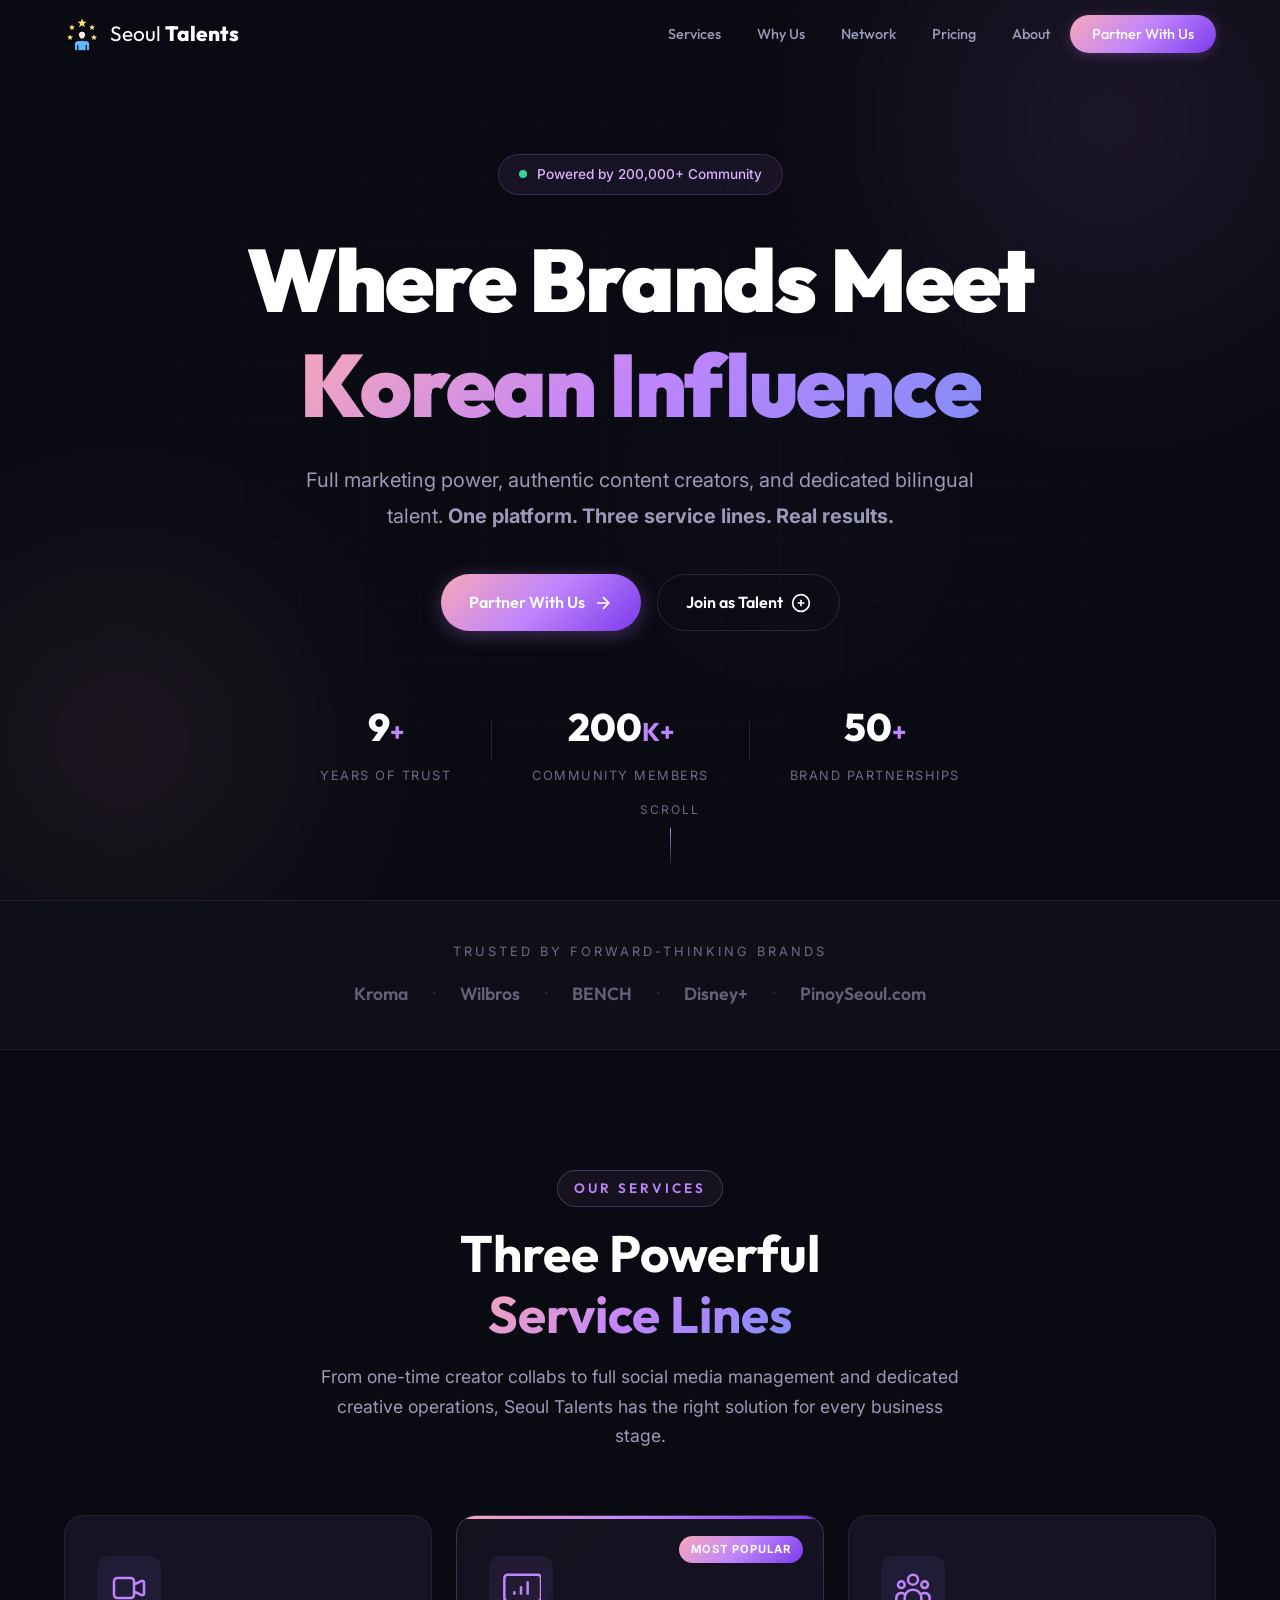
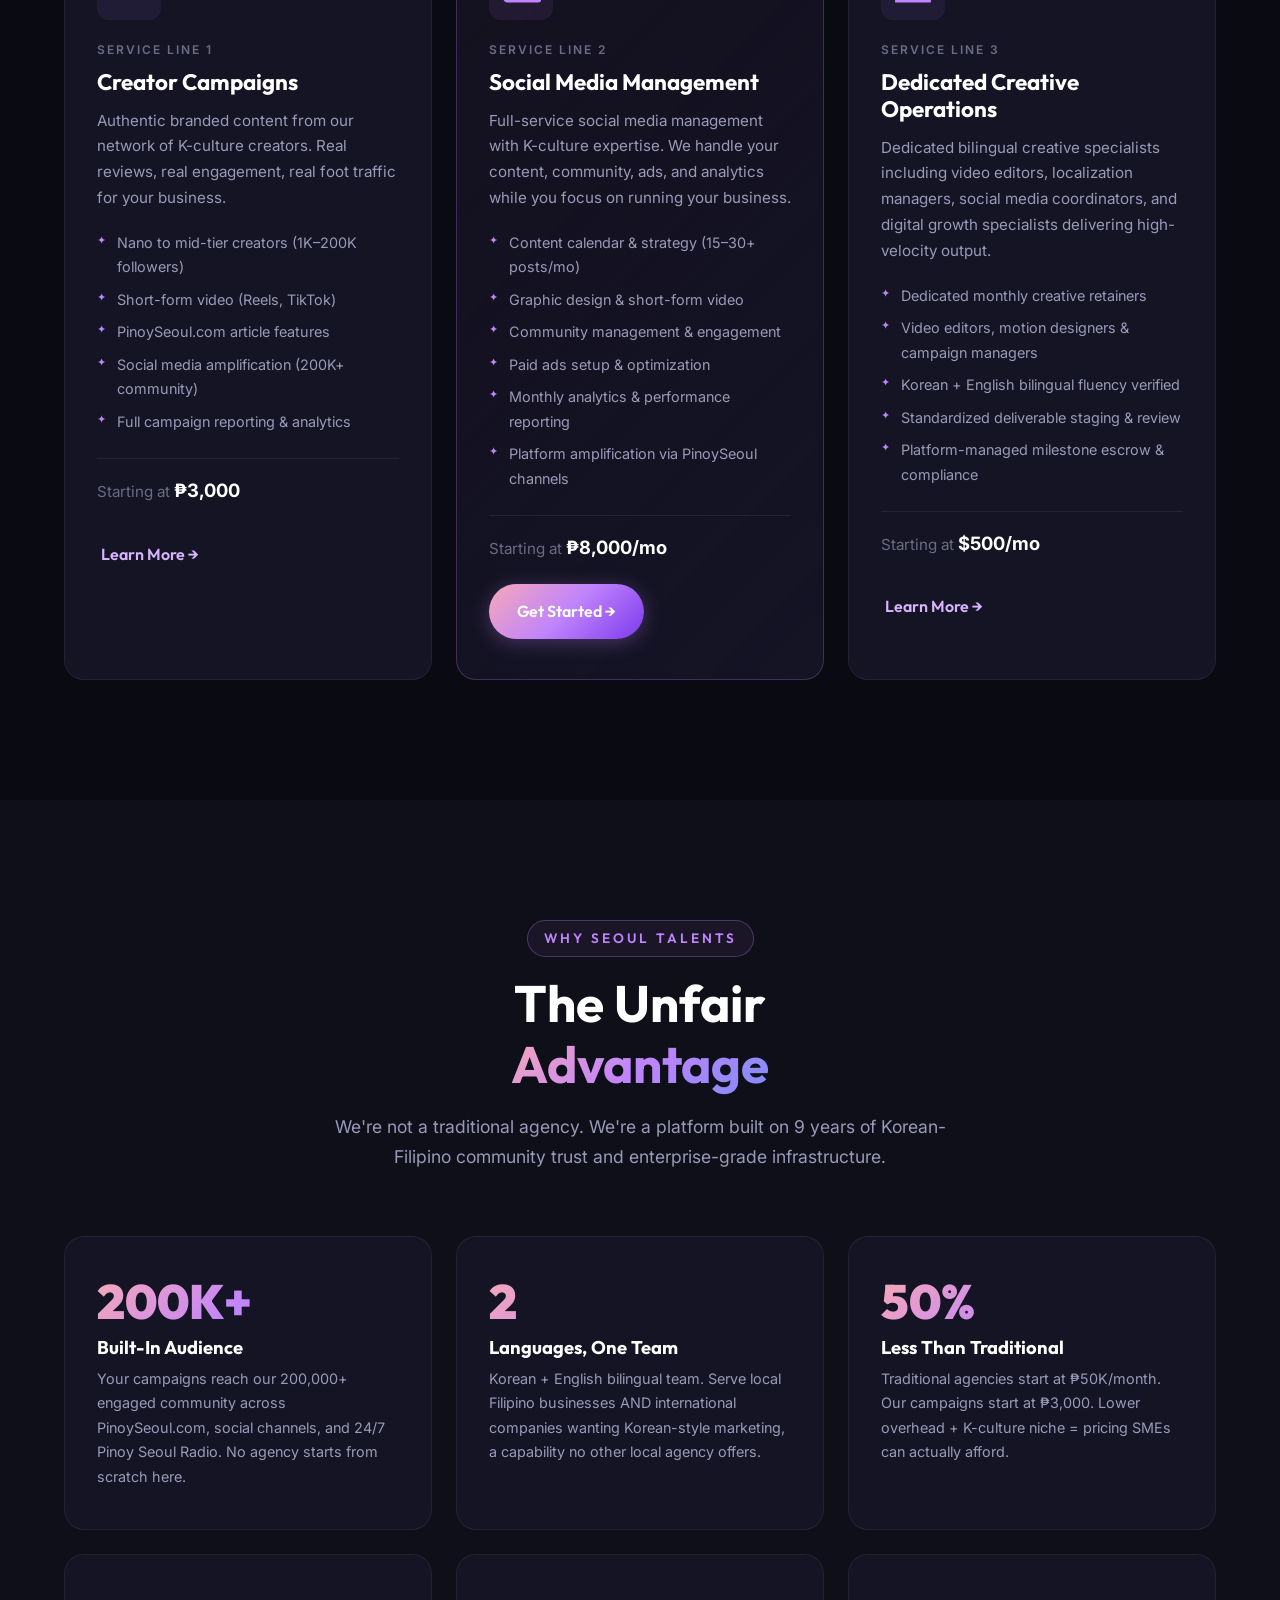
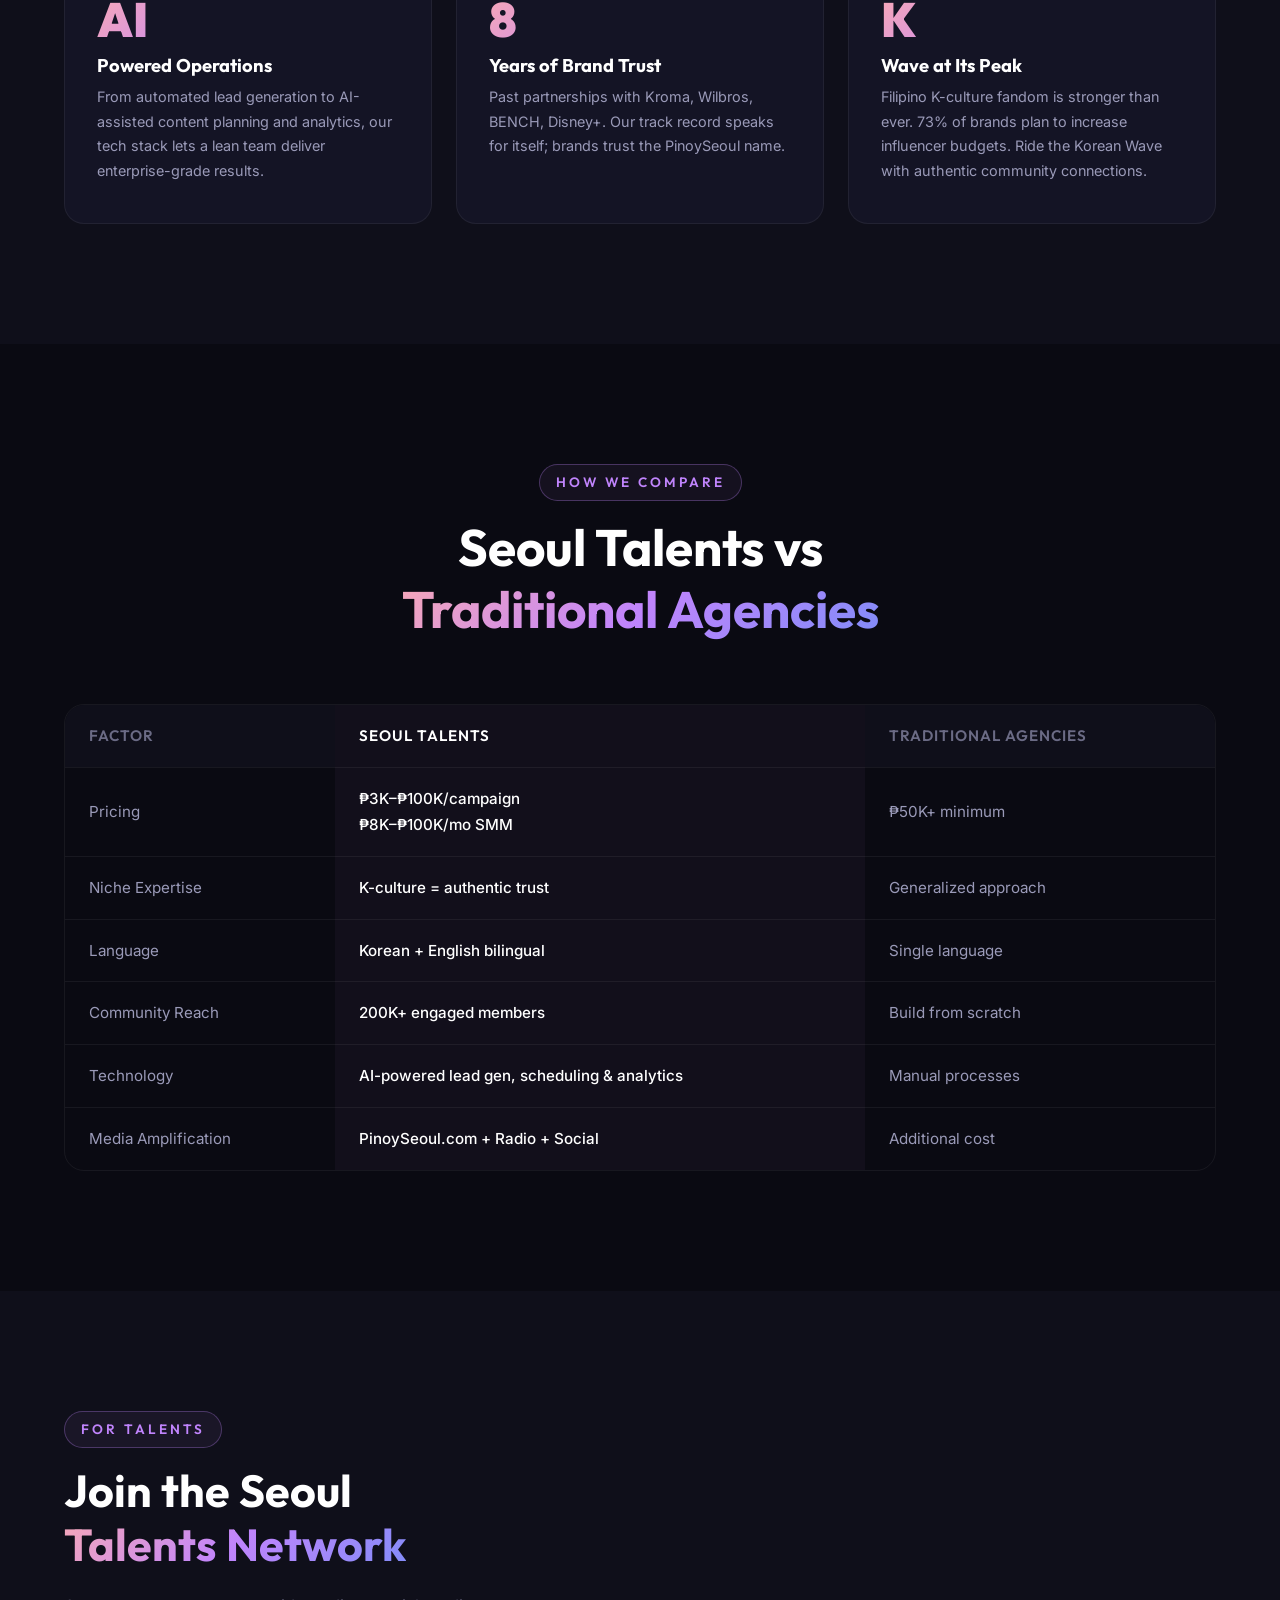
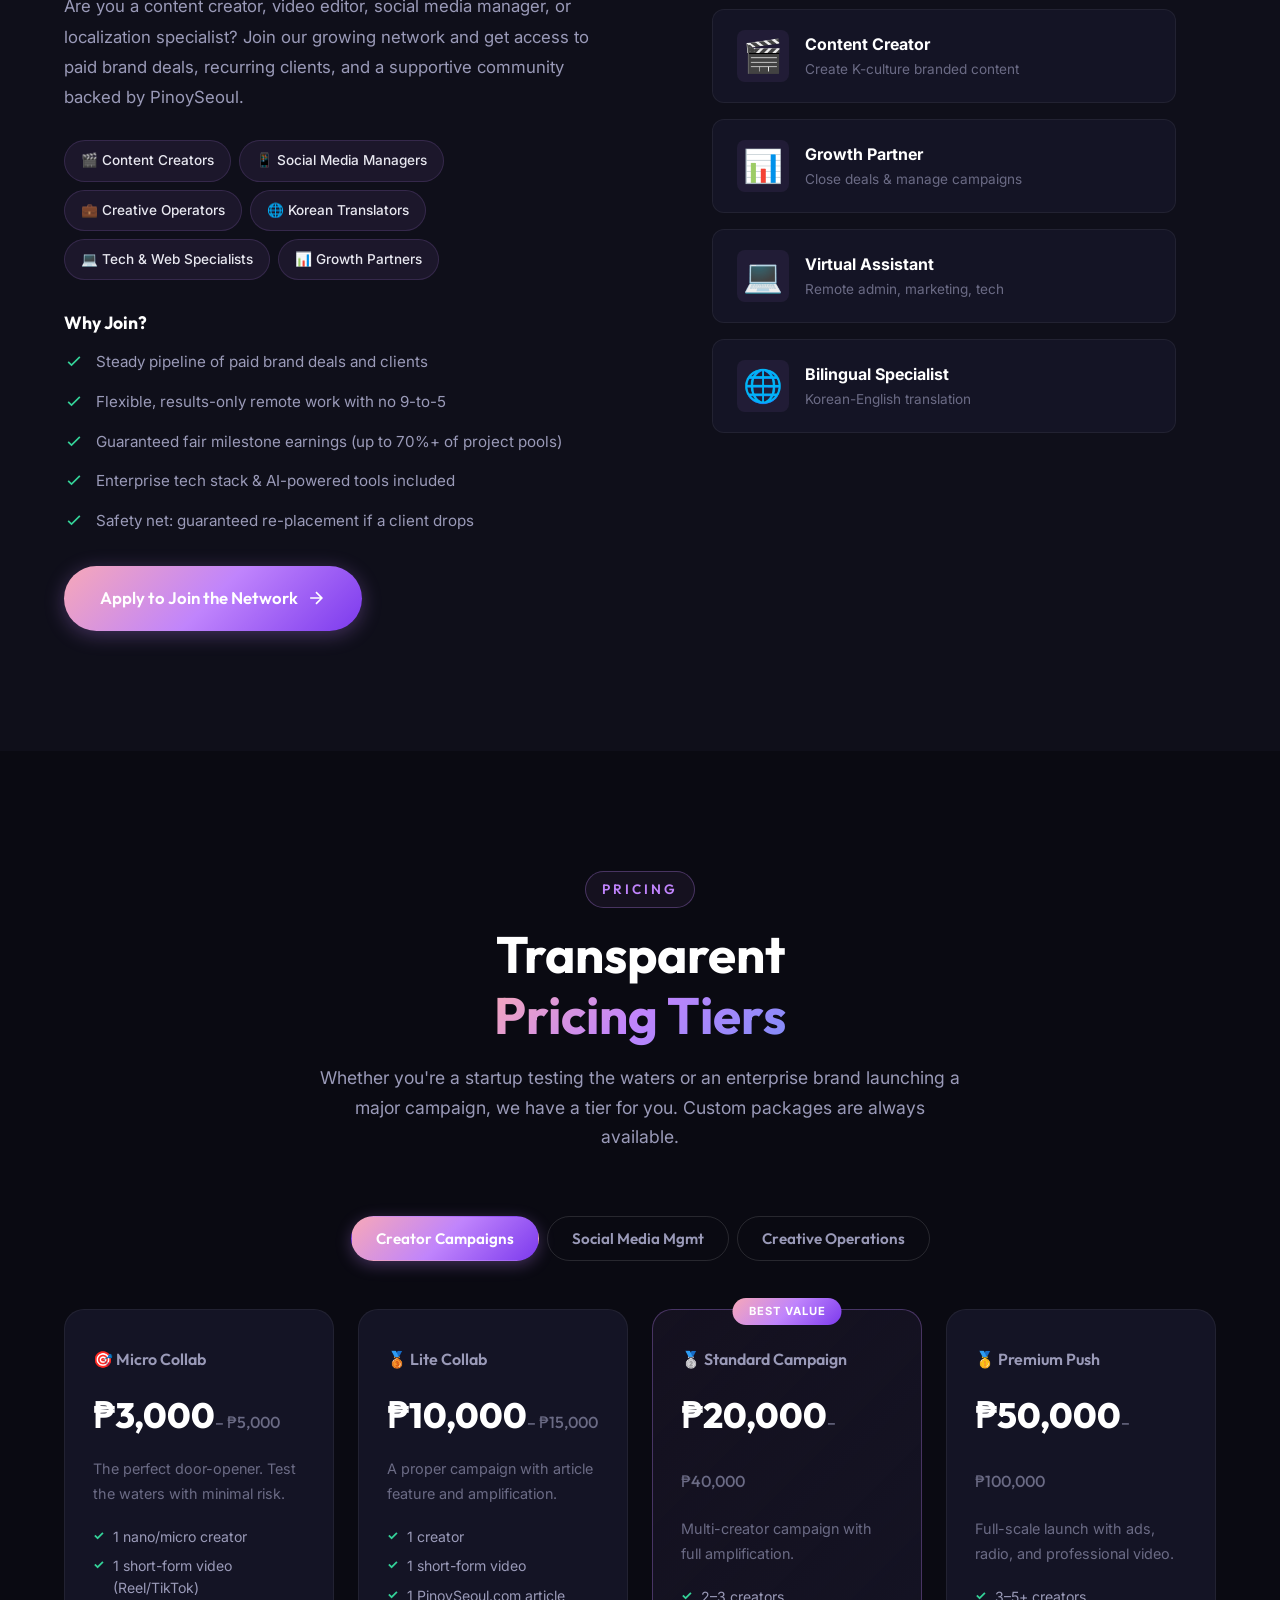
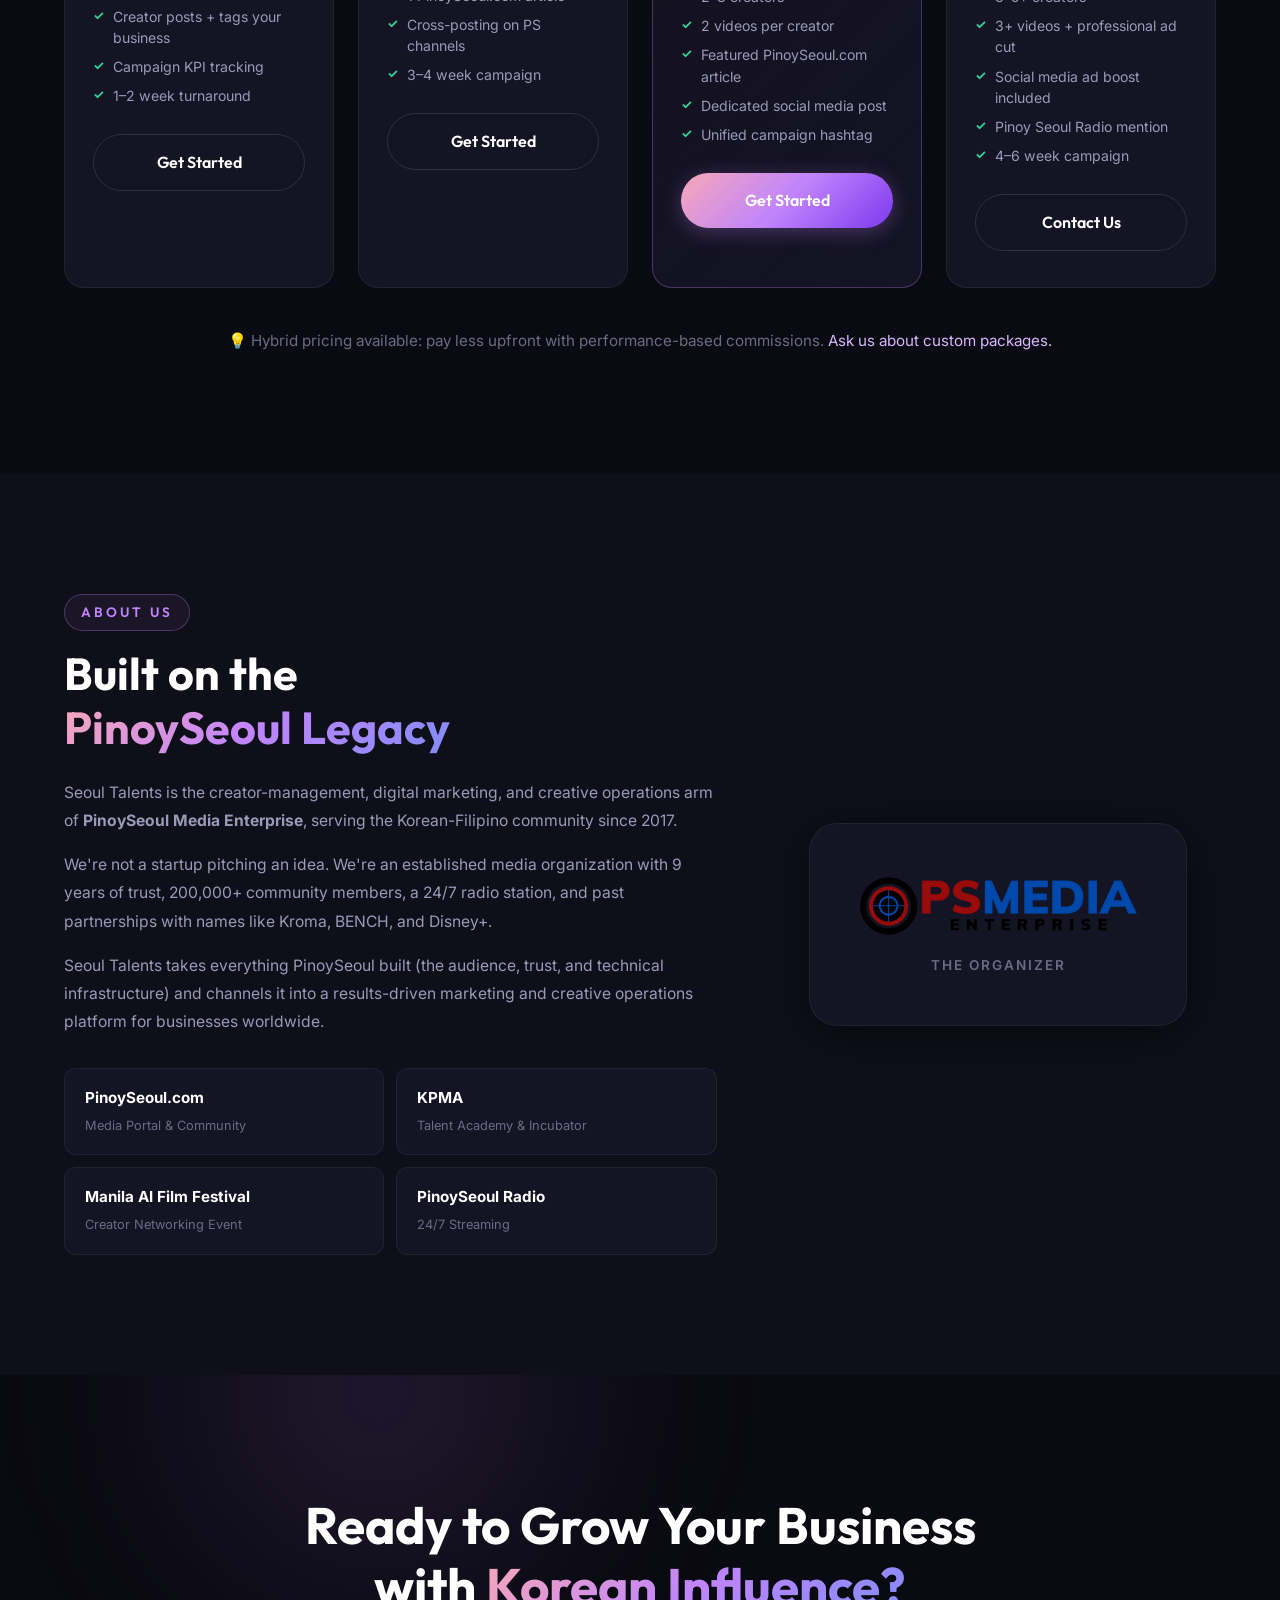
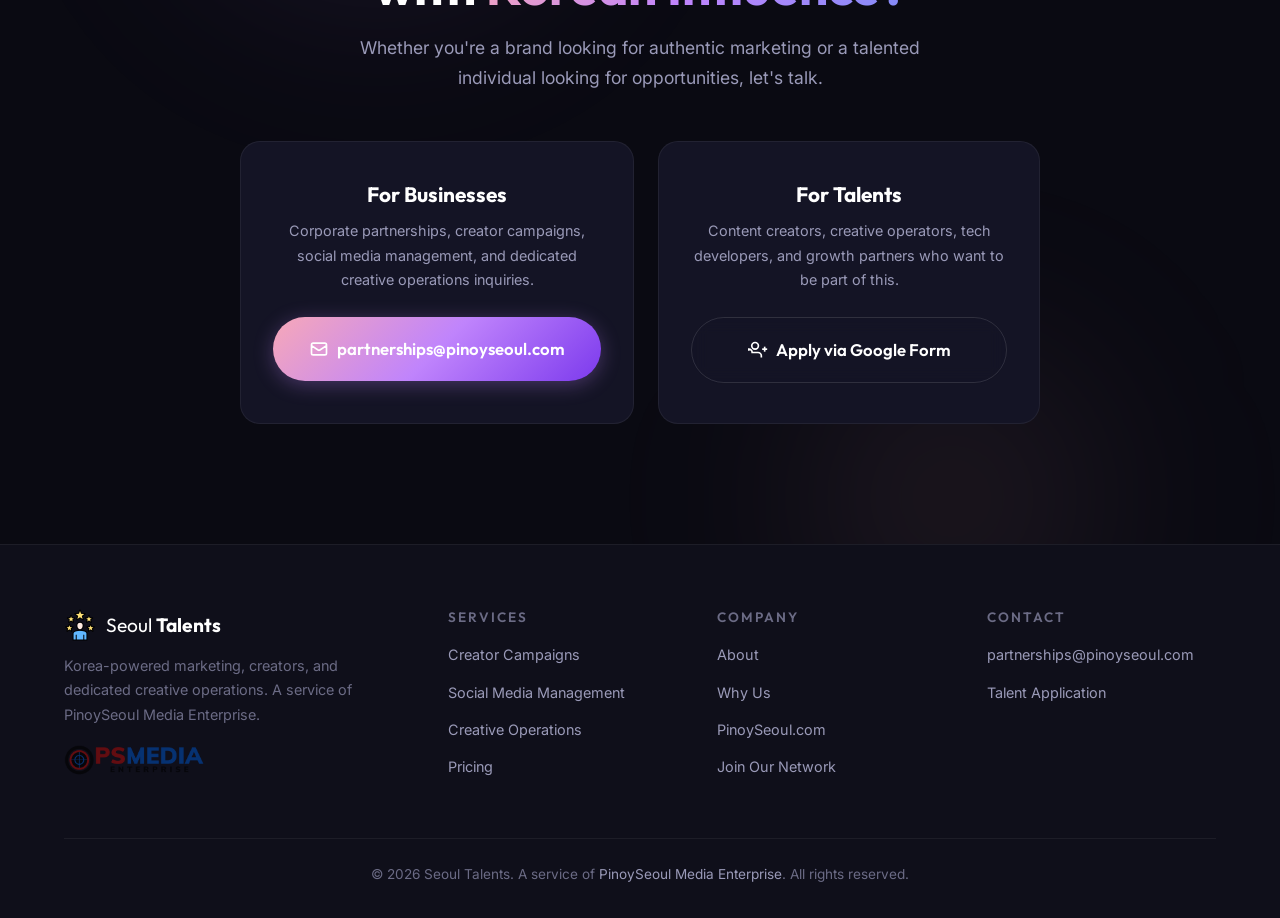
<file: index.html>
<!DOCTYPE html>
<html lang="en">
<head>
    <meta charset="UTF-8">
    <meta name="viewport" content="width=device-width, initial-scale=1.0">

    <!-- Primary SEO Meta Tags -->
    <title>Seoul Talents: Korea-Powered Marketing, Creators & Dedicated Creative Talent | PinoySeoul</title>
    <meta name="description" content="Seoul Talents connects brands with Korean-culture content creators, full social media marketing services, and dedicated creative operations talent. Powered by PinoySeoul Media Enterprise's 200,000+ community. Get results-driven campaigns, creator collaborations, and dedicated remote staff.">
    <meta name="keywords" content="Korean marketing agency Philippines, K-culture influencer marketing, social media management Korea, dedicated creative talent, content creators Korean culture, bilingual creative agency, Seoul Talents, PinoySeoul, Korean Filipino marketing, influencer campaigns Philippines, creative operations, video editing talent, Korean content creators, K-pop marketing, K-beauty influencers, digital growth specialists">
    <meta name="author" content="PinoySeoul Media Enterprise">
    <meta name="robots" content="index, follow">
    <link rel="canonical" href="https://talents.pinoyseoul.com/">

    <!-- Open Graph / Facebook -->
    <meta property="og:type" content="website">
    <meta property="og:url" content="https://talents.pinoyseoul.com/">
    <meta property="og:title" content="Seoul Talents: Korea-Powered Marketing, Creators & Dedicated Creative Talent">
    <meta property="og:description" content="Where Brands Meet Korean Influence: Full marketing power and dedicated creative operations powered by PinoySeoul's 200K+ community.">
    <meta property="og:image" content="https://talents.pinoyseoul.com/favicon.png">
    <meta property="og:image:width" content="512">
    <meta property="og:image:height" content="512">
    <meta property="og:site_name" content="Seoul Talents">
    <meta property="og:locale" content="en_US">

    <!-- Twitter / X -->
    <meta name="twitter:card" content="summary_large_image">
    <meta name="twitter:url" content="https://talents.pinoyseoul.com/">
    <meta name="twitter:title" content="Seoul Talents: Korea-Powered Marketing, Creators & Dedicated Creative Talent">
    <meta name="twitter:description" content="Where Brands Meet Korean Influence: Full marketing power and dedicated creative operations. Creator campaigns, social media management, and dedicated creative operations.">
    <meta name="twitter:image" content="https://talents.pinoyseoul.com/favicon.png">

    <!-- Favicon -->
    <link rel="icon" type="image/png" sizes="32x32" href="favicon.png">
    <link rel="icon" type="image/png" sizes="16x16" href="favicon.png">
    <link rel="apple-touch-icon" href="favicon.png">

    <!-- Structured Data (JSON-LD) -->
    <script type="application/ld+json">
    {
        "@context": "https://schema.org",
        "@type": "Organization",
        "name": "Seoul Talents",
        "alternateName": "Seoul Talents by PinoySeoul",
        "url": "https://talents.pinoyseoul.com",
        "logo": "https://talents.pinoyseoul.com/favicon.png",
        "description": "Cross-border creative workflow, creator network, and dedicated talent platform powered by PinoySeoul Media Enterprise.",
        "parentOrganization": {
            "@type": "Organization",
            "name": "PinoySeoul Media Enterprise",
            "url": "https://pinoyseoul.com"
        },
        "sameAs": [
            "https://pinoyseoul.com",
            "https://facebook.com/pinoyseoul.com",
            "https://instagram.com/psmedia.io",
            "https://tiktok.com/@pinoyseoul"
        ],
        "contactPoint": {
            "@type": "ContactPoint",
            "email": "partnerships@pinoyseoul.com",
            "contactType": "Business Partnerships"
        },
        "areaServed": ["PH", "KR", "US", "GB", "AU", "SG"],
        "knowsLanguage": ["en", "ko", "tl"],
        "foundingDate": "2017",
        "numberOfEmployees": {
            "@type": "QuantitativeValue",
            "minValue": 10,
            "maxValue": 50
        }
    }
    </script>
    <script type="application/ld+json">
    {
        "@context": "https://schema.org",
        "@type": "WebPage",
        "name": "Seoul Talents: Korea-Powered Marketing, Creators & Dedicated Creative Talent",
        "description": "Connect with Korean-culture content creators, get full social media marketing, and hire dedicated creative operations talent through Seoul Talents.",
        "url": "https://talents.pinoyseoul.com",
        "isPartOf": {
            "@type": "WebSite",
            "name": "Seoul Talents",
            "url": "https://talents.pinoyseoul.com"
        }
    }
    </script>
    <script type="application/ld+json">
    {
        "@context": "https://schema.org",
        "@type": "Service",
        "serviceType": "Marketing and Dedicated Creative Operations",
        "provider": {
            "@type": "Organization",
            "name": "Seoul Talents"
        },
        "areaServed": "Worldwide",
        "hasOfferCatalog": {
            "@type": "OfferCatalog",
            "name": "Seoul Talents Services",
            "itemListElement": [
                {
                    "@type": "Offer",
                    "itemOffered": {
                        "@type": "Service",
                        "name": "Creator Campaigns",
                        "description": "Authentic branded content from Korean-culture content creators"
                    }
                },
                {
                    "@type": "Offer",
                    "itemOffered": {
                        "@type": "Service",
                        "name": "Social Media Management",
                        "description": "Full-service social media management with K-culture expertise"
                    }
                },
                {
                    "@type": "Offer",
                    "itemOffered": {
                        "@type": "Service",
                        "name": "Dedicated Creative Operations",
                        "description": "Bilingual creative specialists including video editors, social media coordinators, and digital growth specialists"
                    }
                }
            ]
        }
    }
    </script>

    <!-- Google Fonts -->
    <link rel="preconnect" href="https://fonts.googleapis.com">
    <link rel="preconnect" href="https://fonts.gstatic.com" crossorigin>
    <link href="https://fonts.googleapis.com/css2?family=Outfit:wght@300;400;500;600;700;800;900&family=Inter:wght@300;400;500;600;700&display=swap" rel="stylesheet">

    <link rel="stylesheet" href="style.css">
</head>
<body>

    <!-- Navigation -->
    <nav id="navbar" class="navbar" aria-label="Main navigation">
        <div class="nav-container">
            <a href="#hero" class="nav-logo" aria-label="Seoul Talents Home">
                <img src="favicon.png" alt="Seoul Talents Logo" width="36" height="36">
                <span>Seoul <strong>Talents</strong></span>
            </a>
            <button class="nav-toggle" id="nav-toggle" aria-label="Toggle navigation menu" aria-expanded="false">
                <span></span><span></span><span></span>
            </button>
            <ul class="nav-links" id="nav-links" role="menubar">
                <li role="none"><a href="#services" role="menuitem">Services</a></li>
                <li role="none"><a href="#why-us" role="menuitem">Why Us</a></li>
                <li role="none"><a href="#network" role="menuitem">Network</a></li>
                <li role="none"><a href="#pricing" role="menuitem">Pricing</a></li>
                <li role="none"><a href="#about" role="menuitem">About</a></li>
                <li role="none"><a href="#contact" class="nav-cta" role="menuitem">Partner With Us</a></li>
            </ul>
        </div>
    </nav>

    <!-- Hero Section -->
    <header id="hero" class="hero">
        <div class="hero-bg-effects">
            <div class="hero-orb hero-orb-1"></div>
            <div class="hero-orb hero-orb-2"></div>
            <div class="hero-orb hero-orb-3"></div>
            <div class="hero-grid"></div>
        </div>
        <div class="hero-container">
            <div class="hero-badge">
                <span class="badge-pulse"></span>
                <span>Powered by 200,000+ Community</span>
            </div>
            <h1 class="hero-title">
                Where Brands Meet<br>
                <span class="gradient-text">Korean Influence</span>
            </h1>
            <p class="hero-subtitle">
                Full marketing power, authentic content creators, and dedicated bilingual talent.
                <strong>One platform. Three service lines. Real results.</strong>
            </p>
            <div class="hero-cta-group">
                <a href="mailto:partnerships@pinoyseoul.com" class="btn btn-primary" id="cta-hero-partnership">
                    <span>Partner With Us</span>
                    <svg width="20" height="20" viewBox="0 0 24 24" fill="none" stroke="currentColor" stroke-width="2"><path d="M5 12h14M12 5l7 7-7 7"/></svg>
                </a>
                <a href="https://forms.gle/KAcunKjKTfgVcGh36" target="_blank" rel="noopener" class="btn btn-outline" id="cta-hero-talent">
                    <span>Join as Talent</span>
                    <svg width="20" height="20" viewBox="0 0 24 24" fill="none" stroke="currentColor" stroke-width="2"><circle cx="12" cy="12" r="10"/><path d="M12 8v8M8 12h8"/></svg>
                </a>
            </div>
            <div class="hero-stats">
                <div class="stat" id="stat-years">
                    <span class="stat-number" data-target="9">0</span><span class="stat-suffix">+</span>
                    <span class="stat-label">Years of Trust</span>
                </div>
                <div class="stat-divider"></div>
                <div class="stat" id="stat-community">
                    <span class="stat-number" data-target="200">0</span><span class="stat-suffix">K+</span>
                    <span class="stat-label">Community Members</span>
                </div>
                <div class="stat-divider"></div>
                <div class="stat" id="stat-brands">
                    <span class="stat-number" data-target="50">0</span><span class="stat-suffix">+</span>
                    <span class="stat-label">Brand Partnerships</span>
                </div>
            </div>
        </div>
        <div class="hero-scroll-indicator">
            <span>Scroll</span>
            <div class="scroll-line"></div>
        </div>
    </header>

    <!-- Trusted By -->
    <section class="trusted-by" aria-label="Trusted by leading brands">
        <div class="container">
            <p class="trusted-label">Trusted by forward-thinking brands</p>
            <div class="trusted-logos">
                <span class="brand-name">Kroma</span>
                <span class="brand-divider">·</span>
                <span class="brand-name">Wilbros</span>
                <span class="brand-divider">·</span>
                <span class="brand-name">BENCH</span>
                <span class="brand-divider">·</span>
                <span class="brand-name">Disney+</span>
                <span class="brand-divider">·</span>
                <span class="brand-name">PinoySeoul.com</span>
            </div>
        </div>
    </section>

    <!-- Services Section -->
    <section id="services" class="services" aria-labelledby="services-heading">
        <div class="container">
            <div class="section-header">
                <span class="section-tag">Our Services</span>
                <h2 id="services-heading">Three Powerful<br><span class="gradient-text">Service Lines</span></h2>
                <p class="section-desc">From one-time creator collabs to full social media management and dedicated creative operations, Seoul Talents has the right solution for every business stage.</p>
            </div>

            <div class="services-grid">
                <!-- Service 1 -->
                <article class="service-card" id="service-creator-campaigns">
                    <div class="service-icon">
                        <svg width="40" height="40" viewBox="0 0 24 24" fill="none" stroke="currentColor" stroke-width="1.5"><path d="M15 10l4.553-2.276A1 1 0 0121 8.618v6.764a1 1 0 01-1.447.894L15 14M5 18h8a2 2 0 002-2V8a2 2 0 00-2-2H5a2 2 0 00-2 2v8a2 2 0 002 2z"/></svg>
                    </div>
                    <span class="service-tag">Service Line 1</span>
                    <h3>Creator Campaigns</h3>
                    <p>Authentic branded content from our network of K-culture creators. Real reviews, real engagement, real foot traffic for your business.</p>
                    <ul class="service-features">
                        <li>Nano to mid-tier creators (1K–200K followers)</li>
                        <li>Short-form video (Reels, TikTok)</li>
                        <li>PinoySeoul.com article features</li>
                        <li>Social media amplification (200K+ community)</li>
                        <li>Full campaign reporting & analytics</li>
                    </ul>
                    <div class="service-price">Starting at <strong>₱3,000</strong></div>
                    <a href="mailto:partnerships@pinoyseoul.com?subject=Creator Campaign Inquiry" class="btn btn-ghost" id="cta-service-creator">Learn More →</a>
                </article>

                <!-- Service 2 -->
                <article class="service-card featured" id="service-smm">
                    <div class="service-badge">Most Popular</div>
                    <div class="service-icon">
                        <svg width="40" height="40" viewBox="0 0 24 24" fill="none" stroke="currentColor" stroke-width="1.5"><path d="M16 8v8m-4-5v5m-4-2v2m-2 4h16a2 2 0 002-2V6a2 2 0 00-2-2H4a2 2 0 00-2 2v12a2 2 0 002 2z"/></svg>
                    </div>
                    <span class="service-tag">Service Line 2</span>
                    <h3>Social Media Management</h3>
                    <p>Full-service social media management with K-culture expertise. We handle your content, community, ads, and analytics while you focus on running your business.</p>
                    <ul class="service-features">
                        <li>Content calendar & strategy (15–30+ posts/mo)</li>
                        <li>Graphic design & short-form video</li>
                        <li>Community management & engagement</li>
                        <li>Paid ads setup & optimization</li>
                        <li>Monthly analytics & performance reporting</li>
                        <li>Platform amplification via PinoySeoul channels</li>
                    </ul>
                    <div class="service-price">Starting at <strong>₱8,000/mo</strong></div>
                    <a href="mailto:partnerships@pinoyseoul.com?subject=Social Media Management Inquiry" class="btn btn-primary" id="cta-service-smm">Get Started →</a>
                </article>

                <!-- Service 3 -->
                <article class="service-card" id="service-creative-ops">
                    <div class="service-icon">
                        <svg width="40" height="40" viewBox="0 0 24 24" fill="none" stroke="currentColor" stroke-width="1.5"><path d="M17 20h5v-2a3 3 0 00-5.356-1.857M17 20H7m10 0v-2c0-.656-.126-1.283-.356-1.857M7 20H2v-2a3 3 0 015.356-1.857M7 20v-2c0-.656.126-1.283.356-1.857m0 0a5.002 5.002 0 019.288 0M15 7a3 3 0 11-6 0 3 3 0 016 0zm6 3a2 2 0 11-4 0 2 2 0 014 0zM7 10a2 2 0 11-4 0 2 2 0 014 0z"/></svg>
                    </div>
                    <span class="service-tag">Service Line 3</span>
                    <h3>Dedicated Creative Operations</h3>
                    <p>Dedicated bilingual creative specialists including video editors, localization managers, social media coordinators, and digital growth specialists delivering high-velocity output.</p>
                    <ul class="service-features">
                        <li>Dedicated monthly creative retainers</li>
                        <li>Video editors, motion designers & campaign managers</li>
                        <li>Korean + English bilingual fluency verified</li>
                        <li>Standardized deliverable staging & review</li>
                        <li>Platform-managed milestone escrow & compliance</li>
                    </ul>
                    <div class="service-price">Starting at <strong>$500/mo</strong></div>
                    <a href="mailto:partnerships@pinoyseoul.com?subject=Creative Operations Inquiry" class="btn btn-ghost" id="cta-service-ops">Learn More →</a>
                </article>
            </div>
        </div>
    </section>

    <!-- Why Us Section -->
    <section id="why-us" class="why-us" aria-labelledby="why-us-heading">
        <div class="container">
            <div class="section-header">
                <span class="section-tag">Why Seoul Talents</span>
                <h2 id="why-us-heading">The Unfair<br><span class="gradient-text">Advantage</span></h2>
                <p class="section-desc">We're not a traditional agency. We're a platform built on 9 years of Korean-Filipino community trust and enterprise-grade infrastructure.</p>
            </div>

            <div class="advantages-grid">
                <div class="advantage-card" id="advantage-community">
                    <div class="advantage-number">200K+</div>
                    <h3>Built-In Audience</h3>
                    <p>Your campaigns reach our 200,000+ engaged community across PinoySeoul.com, social channels, and 24/7 Pinoy Seoul Radio. No agency starts from scratch here.</p>
                </div>
                <div class="advantage-card" id="advantage-bilingual">
                    <div class="advantage-number">2</div>
                    <h3>Languages, One Team</h3>
                    <p>Korean + English bilingual team. Serve local Filipino businesses AND international companies wanting Korean-style marketing, a capability no other local agency offers.</p>
                </div>
                <div class="advantage-card" id="advantage-pricing">
                    <div class="advantage-number">50%</div>
                    <h3>Less Than Traditional</h3>
                    <p>Traditional agencies start at ₱50K/month. Our campaigns start at ₱3,000. Lower overhead + K-culture niche = pricing SMEs can actually afford.</p>
                </div>
                <div class="advantage-card" id="advantage-ai">
                    <div class="advantage-number">AI</div>
                    <h3>Powered Operations</h3>
                    <p>From automated lead generation to AI-assisted content planning and analytics, our tech stack lets a lean team deliver enterprise-grade results.</p>
                </div>
                <div class="advantage-card" id="advantage-network">
                    <div class="advantage-number">8</div>
                    <h3>Years of Brand Trust</h3>
                    <p>Past partnerships with Kroma, Wilbros, BENCH, Disney+. Our track record speaks for itself; brands trust the PinoySeoul name.</p>
                </div>
                <div class="advantage-card" id="advantage-kwave">
                    <div class="advantage-number">K</div>
                    <h3>Wave at Its Peak</h3>
                    <p>Filipino K-culture fandom is stronger than ever. 73% of brands plan to increase influencer budgets. Ride the Korean Wave with authentic community connections.</p>
                </div>
            </div>
        </div>
    </section>

    <!-- Comparison Table -->
    <section class="comparison" aria-labelledby="comparison-heading">
        <div class="container">
            <div class="section-header">
                <span class="section-tag">How We Compare</span>
                <h2 id="comparison-heading">Seoul Talents vs<br><span class="gradient-text">Traditional Agencies</span></h2>
            </div>
            <div class="comparison-table-wrapper">
                <table class="comparison-table" role="table">
                    <thead>
                        <tr>
                            <th scope="col">Factor</th>
                            <th scope="col" class="highlight-col">Seoul Talents</th>
                            <th scope="col">Traditional Agencies</th>
                        </tr>
                    </thead>
                    <tbody>
                        <tr>
                            <td>Pricing</td>
                            <td class="highlight-col">₱3K–₱100K/campaign<br>₱8K–₱100K/mo SMM</td>
                            <td>₱50K+ minimum</td>
                        </tr>
                        <tr>
                            <td>Niche Expertise</td>
                            <td class="highlight-col">K-culture = authentic trust</td>
                            <td>Generalized approach</td>
                        </tr>
                        <tr>
                            <td>Language</td>
                            <td class="highlight-col">Korean + English bilingual</td>
                            <td>Single language</td>
                        </tr>
                        <tr>
                            <td>Community Reach</td>
                            <td class="highlight-col">200K+ engaged members</td>
                            <td>Build from scratch</td>
                        </tr>
                        <tr>
                            <td>Technology</td>
                            <td class="highlight-col">AI-powered lead gen, scheduling & analytics</td>
                            <td>Manual processes</td>
                        </tr>
                        <tr>
                            <td>Media Amplification</td>
                            <td class="highlight-col">PinoySeoul.com + Radio + Social</td>
                            <td>Additional cost</td>
                        </tr>
                    </tbody>
                </table>
            </div>
        </div>
    </section>

    <!-- Network / Talent CTA Section -->
    <section id="network" class="network" aria-labelledby="network-heading">
        <div class="container">
            <div class="network-split">
                <div class="network-content">
                    <span class="section-tag">For Talents</span>
                    <h2 id="network-heading">Join the Seoul<br><span class="gradient-text">Talents Network</span></h2>
                    <p>Are you a content creator, video editor, social media manager, or localization specialist? Join our growing network and get access to paid brand deals, recurring clients, and a supportive community backed by PinoySeoul.</p>
                    <div class="talent-roles">
                        <div class="role-chip">🎬 Content Creators</div>
                        <div class="role-chip">📱 Social Media Managers</div>
                        <div class="role-chip">💼 Creative Operators</div>
                        <div class="role-chip">🌐 Korean Translators</div>
                        <div class="role-chip">💻 Tech & Web Specialists</div>
                        <div class="role-chip">📊 Growth Partners</div>
                    </div>
                    <h3 class="network-benefit-title">Why Join?</h3>
                    <ul class="network-benefits">
                        <li>
                            <svg width="20" height="20" viewBox="0 0 24 24" fill="none" stroke="currentColor" stroke-width="2"><path d="M5 13l4 4L19 7"/></svg>
                            <span>Steady pipeline of paid brand deals and clients</span>
                        </li>
                        <li>
                            <svg width="20" height="20" viewBox="0 0 24 24" fill="none" stroke="currentColor" stroke-width="2"><path d="M5 13l4 4L19 7"/></svg>
                            <span>Flexible, results-only remote work with no 9-to-5</span>
                        </li>
                        <li>
                            <svg width="20" height="20" viewBox="0 0 24 24" fill="none" stroke="currentColor" stroke-width="2"><path d="M5 13l4 4L19 7"/></svg>
                            <span>Guaranteed fair milestone earnings (up to 70%+ of project pools)</span>
                        </li>
                        <li>
                            <svg width="20" height="20" viewBox="0 0 24 24" fill="none" stroke="currentColor" stroke-width="2"><path d="M5 13l4 4L19 7"/></svg>
                            <span>Enterprise tech stack & AI-powered tools included</span>
                        </li>
                        <li>
                            <svg width="20" height="20" viewBox="0 0 24 24" fill="none" stroke="currentColor" stroke-width="2"><path d="M5 13l4 4L19 7"/></svg>
                            <span>Safety net: guaranteed re-placement if a client drops</span>
                        </li>
                    </ul>
                    <a href="https://forms.gle/KAcunKjKTfgVcGh36" target="_blank" rel="noopener" class="btn btn-primary btn-lg" id="cta-network-join">
                        <span>Apply to Join the Network</span>
                        <svg width="20" height="20" viewBox="0 0 24 24" fill="none" stroke="currentColor" stroke-width="2"><path d="M5 12h14M12 5l7 7-7 7"/></svg>
                    </a>
                </div>
                <div class="network-visual">
                    <div class="visual-card visual-card-1">
                        <div class="visual-icon">🎬</div>
                        <div>
                            <strong>Content Creator</strong>
                            <p>Create K-culture branded content</p>
                        </div>
                    </div>
                    <div class="visual-card visual-card-2">
                        <div class="visual-icon">📊</div>
                        <div>
                            <strong>Growth Partner</strong>
                            <p>Close deals & manage campaigns</p>
                        </div>
                    </div>
                    <div class="visual-card visual-card-3">
                        <div class="visual-icon">💻</div>
                        <div>
                            <strong>Virtual Assistant</strong>
                            <p>Remote admin, marketing, tech</p>
                        </div>
                    </div>
                    <div class="visual-card visual-card-4">
                        <div class="visual-icon">🌐</div>
                        <div>
                            <strong>Bilingual Specialist</strong>
                            <p>Korean-English translation</p>
                        </div>
                    </div>
                    <div class="network-orb"></div>
                </div>
            </div>
        </div>
    </section>

    <!-- Pricing Section -->
    <section id="pricing" class="pricing" aria-labelledby="pricing-heading">
        <div class="container">
            <div class="section-header">
                <span class="section-tag">Pricing</span>
                <h2 id="pricing-heading">Transparent<br><span class="gradient-text">Pricing Tiers</span></h2>
                <p class="section-desc">Whether you're a startup testing the waters or an enterprise brand launching a major campaign, we have a tier for you. Custom packages are always available.</p>
            </div>

            <div class="pricing-tabs">
                <button class="pricing-tab active" data-tab="creator" id="pricing-tab-creator">Creator Campaigns</button>
                <button class="pricing-tab" data-tab="smm" id="pricing-tab-smm">Social Media Mgmt</button>
                <button class="pricing-tab" data-tab="creative-ops" id="pricing-tab-creative-ops">Creative Operations</button>
            </div>

            <!-- Creator Campaigns Pricing -->
            <div class="pricing-content active" data-content="creator" id="pricing-content-creator">
                <div class="pricing-grid">
                    <div class="price-card" id="price-micro">
                        <div class="price-tier">🎯 Micro Collab</div>
                        <div class="price-amount">₱3,000<span>– ₱5,000</span></div>
                        <p class="price-desc">The perfect door-opener. Test the waters with minimal risk.</p>
                        <ul>
                            <li>1 nano/micro creator</li>
                            <li>1 short-form video (Reel/TikTok)</li>
                            <li>Creator posts + tags your business</li>
                            <li>Campaign KPI tracking</li>
                            <li>1–2 week turnaround</li>
                        </ul>
                        <a href="mailto:partnerships@pinoyseoul.com?subject=Micro Collab Inquiry" class="btn btn-outline">Get Started</a>
                    </div>
                    <div class="price-card" id="price-lite">
                        <div class="price-tier">🥉 Lite Collab</div>
                        <div class="price-amount">₱10,000<span>– ₱15,000</span></div>
                        <p class="price-desc">A proper campaign with article feature and amplification.</p>
                        <ul>
                            <li>1 creator</li>
                            <li>1 short-form video</li>
                            <li>1 PinoySeoul.com article</li>
                            <li>Cross-posting on PS channels</li>
                            <li>3–4 week campaign</li>
                        </ul>
                        <a href="mailto:partnerships@pinoyseoul.com?subject=Lite Collab Inquiry" class="btn btn-outline">Get Started</a>
                    </div>
                    <div class="price-card featured" id="price-standard">
                        <div class="price-badge">Best Value</div>
                        <div class="price-tier">🥈 Standard Campaign</div>
                        <div class="price-amount">₱20,000<span>– ₱40,000</span></div>
                        <p class="price-desc">Multi-creator campaign with full amplification.</p>
                        <ul>
                            <li>2–3 creators</li>
                            <li>2 videos per creator</li>
                            <li>Featured PinoySeoul.com article</li>
                            <li>Dedicated social media post</li>
                            <li>Unified campaign hashtag</li>
                        </ul>
                        <a href="mailto:partnerships@pinoyseoul.com?subject=Standard Campaign Inquiry" class="btn btn-primary">Get Started</a>
                    </div>
                    <div class="price-card" id="price-premium">
                        <div class="price-tier">🥇 Premium Push</div>
                        <div class="price-amount">₱50,000<span>– ₱100,000</span></div>
                        <p class="price-desc">Full-scale launch with ads, radio, and professional video.</p>
                        <ul>
                            <li>3–5+ creators</li>
                            <li>3+ videos + professional ad cut</li>
                            <li>Social media ad boost included</li>
                            <li>Pinoy Seoul Radio mention</li>
                            <li>4–6 week campaign</li>
                        </ul>
                        <a href="mailto:partnerships@pinoyseoul.com?subject=Premium Campaign Inquiry" class="btn btn-outline">Contact Us</a>
                    </div>
                </div>
            </div>

            <!-- SMM Pricing -->
            <div class="pricing-content" data-content="smm" id="pricing-content-smm">
                <div class="pricing-grid">
                    <div class="price-card" id="price-smm-starter">
                        <div class="price-tier">📱 Starter SMM</div>
                        <div class="price-amount">₱8,000<span>/mo</span></div>
                        <p class="price-desc">Basic social media presence for small businesses.</p>
                        <ul>
                            <li>1–2 platforms (FB + IG or TikTok)</li>
                            <li>10–15 posts/month</li>
                            <li>Graphics + captions</li>
                            <li>Basic community management</li>
                            <li>Monthly performance report</li>
                        </ul>
                        <a href="mailto:partnerships@pinoyseoul.com?subject=Starter SMM Inquiry" class="btn btn-outline">Get Started</a>
                    </div>
                    <div class="price-card featured" id="price-smm-growth">
                        <div class="price-badge">Recommended</div>
                        <div class="price-tier">📊 Growth SMM</div>
                        <div class="price-amount">₱20,000<span>/mo</span></div>
                        <p class="price-desc">Active engagement and growth-focused management.</p>
                        <ul>
                            <li>2–3 platforms</li>
                            <li>20–30 posts/month</li>
                            <li>Graphics + short-form video + Stories</li>
                            <li>Daily community management</li>
                            <li>Ad campaign setup & monitoring</li>
                            <li>PinoySeoul channel cross-posting</li>
                        </ul>
                        <a href="mailto:partnerships@pinoyseoul.com?subject=Growth SMM Inquiry" class="btn btn-primary">Get Started</a>
                    </div>
                    <div class="price-card" id="price-smm-full">
                        <div class="price-tier">🚀 Full Service</div>
                        <div class="price-amount">₱50,000<span>+/mo</span></div>
                        <p class="price-desc">Comprehensive digital marketing for established brands.</p>
                        <ul>
                            <li>All major platforms</li>
                            <li>30+ posts/month (video, graphics, blog)</li>
                            <li>Full ad campaign management</li>
                            <li>1–2 creator collabs bundled</li>
                            <li>Monthly strategy call</li>
                            <li>Weekly + monthly reports</li>
                        </ul>
                        <a href="mailto:partnerships@pinoyseoul.com?subject=Full Service SMM Inquiry" class="btn btn-outline">Contact Us</a>
                    </div>
                </div>
            </div>

            <!-- Dedicated Creative Operations Pricing -->
            <div class="pricing-content" data-content="creative-ops" id="pricing-content-creative-ops">
                <div class="pricing-grid">
                    <div class="price-card" id="price-vs-pt">
                        <div class="price-tier">Part-Time Associate</div>
                        <div class="price-amount">$500<span>/mo</span></div>
                        <p class="price-desc">20 hrs/week of dedicated creative support.</p>
                        <ul>
                            <li>Content coordination & asset scheduling</li>
                            <li>Social media posting & community management</li>
                            <li>Digital asset cataloging & CRM updates</li>
                            <li>Multi-platform support</li>
                        </ul>
                        <a href="mailto:partnerships@pinoyseoul.com?subject=Part-Time Creative Associate Inquiry" class="btn btn-outline">Get Started</a>
                    </div>
                    <div class="price-card" id="price-vs-ft">
                        <div class="price-tier">Full-Time Operator</div>
                        <div class="price-amount">$900<span>/mo</span></div>
                        <p class="price-desc">40 hrs/week dedicated digital operations specialist.</p>
                        <ul>
                            <li>Campaign execution & community moderation</li>
                            <li>Video clipping & social graphic drafting</li>
                            <li>Marketing operations & reporting</li>
                            <li>Full-time coverage during business hours</li>
                        </ul>
                        <a href="mailto:partnerships@pinoyseoul.com?subject=Full-Time Digital Operator Inquiry" class="btn btn-outline">Get Started</a>
                    </div>
                    <div class="price-card featured" id="price-vs-specialist">
                        <div class="price-badge">High Demand</div>
                        <div class="price-tier">Bilingual Specialist</div>
                        <div class="price-amount">$1,400<span>+/mo</span></div>
                        <p class="price-desc">Korean-English or specialized skills.</p>
                        <ul>
                            <li>Korean-English translation</li>
                            <li>Technical support & video editing</li>
                            <li>Specialized marketing skills</li>
                            <li>40 hrs/week dedication</li>
                        </ul>
                        <a href="mailto:partnerships@pinoyseoul.com?subject=Bilingual Specialist Inquiry" class="btn btn-primary">Get Started</a>
                    </div>
                    <div class="price-card" id="price-vs-tech">
                        <div class="price-tier">Tech & Automation</div>
                        <div class="price-amount">$1,800<span>+/mo</span></div>
                        <p class="price-desc">Web dev, Shopify, APIs, and AI setup.</p>
                        <ul>
                            <li>Web development & Shopify</li>
                            <li>API integrations & automation</li>
                            <li>AI agent setup & management</li>
                            <li>Full-time tech specialist</li>
                        </ul>
                        <a href="mailto:partnerships@pinoyseoul.com?subject=Tech Specialist Inquiry" class="btn btn-outline">Contact Us</a>
                    </div>
                </div>
            </div>

            <p class="pricing-note">💡 Hybrid pricing available: pay less upfront with performance-based commissions. <a href="mailto:partnerships@pinoyseoul.com">Ask us about custom packages.</a></p>
        </div>
    </section>

    <!-- About / Legacy Section -->
    <section id="about" class="about" aria-labelledby="about-heading">
        <div class="container">
            <div class="about-grid">
                <div class="about-content">
                    <span class="section-tag">About Us</span>
                    <h2 id="about-heading">Built on the<br><span class="gradient-text">PinoySeoul Legacy</span></h2>
                    <p class="about-lead">Seoul Talents is the creator-management, digital marketing, and creative operations arm of <strong>PinoySeoul Media Enterprise</strong>, serving the Korean-Filipino community since 2017.</p>
                    <p>We're not a startup pitching an idea. We're an established media organization with 9 years of trust, 200,000+ community members, a 24/7 radio station, and past partnerships with names like Kroma, BENCH, and Disney+.</p>
                    <p>Seoul Talents takes everything PinoySeoul built (the audience, trust, and technical infrastructure) and channels it into a results-driven marketing and creative operations platform for businesses worldwide.</p>
                    <div class="about-ecosystem">
                        <div class="eco-item" id="eco-pinoyseoul">
                            <strong>PinoySeoul.com</strong>
                            <span>Media Portal & Community</span>
                        </div>
                        <div class="eco-item" id="eco-kpma">
                            <strong>KPMA</strong>
                            <span>Talent Academy & Incubator</span>
                        </div>
                        <div class="eco-item" id="eco-maiff">
                            <strong>Manila AI Film Festival</strong>
                            <span>Creator Networking Event</span>
                        </div>
                        <div class="eco-item" id="eco-radio">
                            <strong>PinoySeoul Radio</strong>
                            <span>24/7 Streaming</span>
                        </div>
                    </div>
                </div>
                <div class="about-visual">
                    <div class="about-logo-card">
                        <img src="psmedia-logo.png" alt="PinoySeoul Media Enterprise Logo" width="280" loading="lazy">
                        <p>The Organizer</p>
                    </div>
                </div>
            </div>
        </div>
    </section>

    <!-- Final CTA -->
    <section id="contact" class="final-cta" aria-labelledby="cta-heading">
        <div class="cta-bg-effects">
            <div class="cta-orb cta-orb-1"></div>
            <div class="cta-orb cta-orb-2"></div>
        </div>
        <div class="container">
            <div class="cta-content">
                <h2 id="cta-heading">Ready to Grow Your Business<br>with <span class="gradient-text">Korean Influence?</span></h2>
                <p>Whether you're a brand looking for authentic marketing or a talented individual looking for opportunities, let's talk.</p>
                <div class="cta-split">
                    <div class="cta-box" id="cta-box-business">
                        <h3>For Businesses</h3>
                        <p>Corporate partnerships, creator campaigns, social media management, and dedicated creative operations inquiries.</p>
                        <a href="mailto:partnerships@pinoyseoul.com" class="btn btn-primary btn-lg" id="cta-final-partnership">
                            <svg width="20" height="20" viewBox="0 0 24 24" fill="none" stroke="currentColor" stroke-width="2"><path d="M3 8l7.89 5.26a2 2 0 002.22 0L21 8M5 19h14a2 2 0 002-2V7a2 2 0 00-2-2H5a2 2 0 00-2 2v10a2 2 0 002 2z"/></svg>
                            <span>partnerships@pinoyseoul.com</span>
                        </a>
                    </div>
                    <div class="cta-box" id="cta-box-talent">
                        <h3>For Talents</h3>
                        <p>Content creators, creative operators, tech developers, and growth partners who want to be part of this.</p>
                        <a href="https://forms.gle/KAcunKjKTfgVcGh36" target="_blank" rel="noopener" class="btn btn-outline btn-lg" id="cta-final-talent-apply">
                            <svg width="20" height="20" viewBox="0 0 24 24" fill="none" stroke="currentColor" stroke-width="2"><path d="M16 21v-2a4 4 0 00-4-4H5a4 4 0 00-4-4v2"/><circle cx="8.5" cy="7" r="4"/><line x1="20" y1="8" x2="20" y2="14"/><line x1="23" y1="11" x2="17" y2="11"/></svg>
                            <span>Apply via Google Form</span>
                        </a>
                    </div>
                </div>
            </div>
        </div>
    </section>

    <!-- Footer -->
    <footer class="footer" role="contentinfo">
        <div class="container">
            <div class="footer-grid">
                <div class="footer-brand">
                    <div class="footer-logo">
                        <img src="favicon.png" alt="Seoul Talents" width="32" height="32">
                        <span>Seoul <strong>Talents</strong></span>
                    </div>
                    <p>Korea-powered marketing, creators, and dedicated creative operations. A service of PinoySeoul Media Enterprise.</p>
                    <img src="psmedia-logo.png" alt="PinoySeoul Media Enterprise" width="140" class="footer-org-logo" loading="lazy">
                </div>
                <div class="footer-links-group">
                    <h4>Services</h4>
                    <ul>
                        <li><a href="#services">Creator Campaigns</a></li>
                        <li><a href="#services">Social Media Management</a></li>
                        <li><a href="#services">Creative Operations</a></li>
                        <li><a href="#pricing">Pricing</a></li>
                    </ul>
                </div>
                <div class="footer-links-group">
                    <h4>Company</h4>
                    <ul>
                        <li><a href="#about">About</a></li>
                        <li><a href="#why-us">Why Us</a></li>
                        <li><a href="https://pinoyseoul.com" target="_blank" rel="noopener">PinoySeoul.com</a></li>
                        <li><a href="#network">Join Our Network</a></li>
                    </ul>
                </div>
                <div class="footer-links-group">
                    <h4>Contact</h4>
                    <ul>
                        <li><a href="mailto:partnerships@pinoyseoul.com">partnerships@pinoyseoul.com</a></li>
                        <li><a href="https://forms.gle/KAcunKjKTfgVcGh36" target="_blank" rel="noopener">Talent Application</a></li>
                    </ul>
                </div>
            </div>
            <div class="footer-bottom">
                <p>&copy; 2026 Seoul Talents. A service of <a href="https://pinoyseoul.com" target="_blank" rel="noopener">PinoySeoul Media Enterprise</a>. All rights reserved.</p>
            </div>
        </div>
    </footer>

    <script src="script.js"></script>
</body>
</html>
</file>
<file: style.css>
/* ============================================
   Seoul Talents: Landing Page Stylesheet
   Design: Premium dark-mode agency aesthetic
   Colors: Deep navy + warm gold accents + Korean-inspired gradients
   ============================================ */

/* --- CSS Variables / Design Tokens --- */
:root {
    --color-bg: #0a0a12;
    --color-bg-alt: #0f0f1a;
    --color-bg-card: #141425;
    --color-bg-card-hover: #1a1a30;
    --color-surface: #1e1e35;
    --color-border: rgba(255, 255, 255, 0.06);
    --color-border-light: rgba(255, 255, 255, 0.12);

    --color-text: #e8e8f0;
    --color-text-secondary: #9a9ab8;
    --color-text-muted: #6b6b85;
    --color-white: #ffffff;

    /* Korean-inspired gradient: rose gold → warm coral → electric violet */
    --gradient-primary: linear-gradient(135deg, #f7a8b8, #c084fc, #7c3aed);
    --gradient-text: linear-gradient(135deg, #f7a8b8 0%, #c084fc 50%, #818cf8 100%);
    --gradient-accent: linear-gradient(135deg, #f7a8b8, #fb7185);
    --gradient-card: linear-gradient(135deg, rgba(199, 132, 252, 0.08), rgba(247, 168, 184, 0.04));

    --color-primary: #c084fc;
    --color-primary-light: #d8b4fe;
    --color-accent: #f7a8b8;
    --color-accent-alt: #fb7185;

    --font-heading: 'Outfit', sans-serif;
    --font-body: 'Inter', sans-serif;

    --radius-sm: 8px;
    --radius-md: 12px;
    --radius-lg: 20px;
    --radius-xl: 28px;
    --radius-full: 9999px;

    --shadow-sm: 0 2px 8px rgba(0, 0, 0, 0.3);
    --shadow-md: 0 4px 24px rgba(0, 0, 0, 0.4);
    --shadow-lg: 0 8px 48px rgba(0, 0, 0, 0.5);
    --shadow-glow: 0 0 40px rgba(192, 132, 252, 0.15);

    --transition-fast: 0.2s cubic-bezier(0.4, 0, 0.2, 1);
    --transition-base: 0.3s cubic-bezier(0.4, 0, 0.2, 1);
    --transition-smooth: 0.5s cubic-bezier(0.4, 0, 0.2, 1);
}

/* --- Reset & Base --- */
*, *::before, *::after {
    margin: 0;
    padding: 0;
    box-sizing: border-box;
}

html {
    scroll-behavior: smooth;
    -webkit-font-smoothing: antialiased;
    -moz-osx-font-smoothing: grayscale;
}

body {
    font-family: var(--font-body);
    background-color: var(--color-bg);
    color: var(--color-text);
    line-height: 1.7;
    overflow-x: hidden;
}

img {
    max-width: 100%;
    height: auto;
    display: block;
}

a {
    color: var(--color-primary-light);
    text-decoration: none;
    transition: color var(--transition-fast);
}

a:hover {
    color: var(--color-accent);
}

h1, h2, h3, h4, h5, h6 {
    font-family: var(--font-heading);
    font-weight: 700;
    line-height: 1.2;
    color: var(--color-white);
}

.container {
    max-width: 1200px;
    margin: 0 auto;
    padding: 0 24px;
}

.gradient-text {
    background: var(--gradient-text);
    -webkit-background-clip: text;
    -webkit-text-fill-color: transparent;
    background-clip: text;
}

.section-header {
    text-align: center;
    margin-bottom: 64px;
}

.section-tag {
    display: inline-block;
    font-family: var(--font-heading);
    font-size: 0.85rem;
    font-weight: 600;
    text-transform: uppercase;
    letter-spacing: 3px;
    color: var(--color-primary);
    margin-bottom: 16px;
    padding: 6px 16px;
    border: 1px solid rgba(192, 132, 252, 0.3);
    border-radius: var(--radius-full);
    background: rgba(192, 132, 252, 0.06);
}

.section-header h2 {
    font-size: clamp(2rem, 5vw, 3.2rem);
    margin-bottom: 16px;
}

.section-desc {
    font-size: 1.1rem;
    color: var(--color-text-secondary);
    max-width: 640px;
    margin: 0 auto;
}

/* --- Buttons --- */
.btn {
    display: inline-flex;
    align-items: center;
    gap: 8px;
    font-family: var(--font-heading);
    font-size: 1rem;
    font-weight: 600;
    padding: 14px 28px;
    border-radius: var(--radius-full);
    border: none;
    cursor: pointer;
    transition: all var(--transition-base);
    text-decoration: none;
    white-space: nowrap;
}

.btn-primary {
    background: var(--gradient-primary);
    color: var(--color-white);
    box-shadow: 0 4px 20px rgba(192, 132, 252, 0.3);
}

.btn-primary:hover {
    transform: translateY(-2px);
    box-shadow: 0 8px 32px rgba(192, 132, 252, 0.45);
    color: var(--color-white);
}

.btn-outline {
    background: transparent;
    color: var(--color-white);
    border: 1.5px solid var(--color-border-light);
    backdrop-filter: blur(8px);
}

.btn-outline:hover {
    border-color: var(--color-primary);
    background: rgba(192, 132, 252, 0.08);
    color: var(--color-white);
    transform: translateY(-2px);
}

.btn-ghost {
    background: transparent;
    color: var(--color-primary-light);
    padding: 14px 4px;
}

.btn-ghost:hover {
    color: var(--color-accent);
}

.btn-lg {
    padding: 18px 36px;
    font-size: 1.05rem;
}

/* ============ NAVBAR ============ */
.navbar {
    position: fixed;
    top: 0;
    left: 0;
    right: 0;
    z-index: 1000;
    padding: 16px 0;
    transition: all var(--transition-base);
}

.navbar.scrolled {
    background: rgba(10, 10, 18, 0.85);
    backdrop-filter: blur(20px) saturate(180%);
    border-bottom: 1px solid var(--color-border);
    padding: 10px 0;
}

.nav-container {
    max-width: 1200px;
    margin: 0 auto;
    padding: 0 24px;
    display: flex;
    align-items: center;
    justify-content: space-between;
}

.nav-logo {
    display: flex;
    align-items: center;
    gap: 10px;
    font-family: var(--font-heading);
    font-size: 1.3rem;
    color: var(--color-white);
    text-decoration: none;
    font-weight: 400;
}

.nav-logo strong {
    font-weight: 800;
}

.nav-logo img {
    border-radius: 8px;
}

.nav-links {
    display: flex;
    align-items: center;
    gap: 4px;
    list-style: none;
}

.nav-links a {
    font-family: var(--font-heading);
    font-size: 0.9rem;
    font-weight: 500;
    color: var(--color-text-secondary);
    padding: 8px 16px;
    border-radius: var(--radius-full);
    transition: all var(--transition-fast);
    text-decoration: none;
}

.nav-links a:hover {
    color: var(--color-white);
    background: rgba(255, 255, 255, 0.06);
}

.nav-cta {
    background: var(--gradient-primary) !important;
    color: var(--color-white) !important;
    padding: 10px 22px !important;
    box-shadow: 0 2px 12px rgba(192, 132, 252, 0.25);
}

.nav-cta:hover {
    box-shadow: 0 4px 20px rgba(192, 132, 252, 0.45) !important;
    background: var(--gradient-primary) !important;
}

.nav-toggle {
    display: none;
    flex-direction: column;
    gap: 5px;
    background: none;
    border: none;
    cursor: pointer;
    padding: 8px;
}

.nav-toggle span {
    width: 24px;
    height: 2px;
    background: var(--color-white);
    transition: all var(--transition-fast);
    border-radius: 2px;
}

/* ============ HERO ============ */
.hero {
    position: relative;
    min-height: 100vh;
    display: flex;
    align-items: center;
    justify-content: center;
    overflow: hidden;
    padding: 120px 24px 80px;
}

.hero-bg-effects {
    position: absolute;
    inset: 0;
    pointer-events: none;
}

.hero-orb {
    position: absolute;
    border-radius: 50%;
    filter: blur(100px);
    opacity: 0.5;
}

.hero-orb-1 {
    width: 600px;
    height: 600px;
    background: radial-gradient(circle, rgba(192, 132, 252, 0.3), transparent 70%);
    top: -20%;
    right: -10%;
    animation: float 12s ease-in-out infinite;
}

.hero-orb-2 {
    width: 500px;
    height: 500px;
    background: radial-gradient(circle, rgba(247, 168, 184, 0.25), transparent 70%);
    bottom: -10%;
    left: -10%;
    animation: float 15s ease-in-out infinite reverse;
}

.hero-orb-3 {
    width: 300px;
    height: 300px;
    background: radial-gradient(circle, rgba(129, 140, 248, 0.2), transparent 70%);
    top: 40%;
    left: 50%;
    animation: float 10s ease-in-out infinite;
}

.hero-grid {
    position: absolute;
    inset: 0;
    background-image:
        linear-gradient(rgba(255,255,255,0.02) 1px, transparent 1px),
        linear-gradient(90deg, rgba(255,255,255,0.02) 1px, transparent 1px);
    background-size: 60px 60px;
    mask-image: radial-gradient(ellipse at center, black 20%, transparent 70%);
    -webkit-mask-image: radial-gradient(ellipse at center, black 20%, transparent 70%);
}

@keyframes float {
    0%, 100% { transform: translate(0, 0) scale(1); }
    33% { transform: translate(30px, -20px) scale(1.05); }
    66% { transform: translate(-20px, 20px) scale(0.95); }
}

.hero-container {
    position: relative;
    text-align: center;
    max-width: 900px;
}

.hero-badge {
    display: inline-flex;
    align-items: center;
    gap: 10px;
    background: rgba(192, 132, 252, 0.08);
    border: 1px solid rgba(192, 132, 252, 0.2);
    border-radius: var(--radius-full);
    padding: 8px 20px;
    font-size: 0.85rem;
    font-weight: 500;
    color: var(--color-primary-light);
    margin-bottom: 32px;
    animation: fadeInUp 0.8s ease-out;
}

.badge-pulse {
    width: 8px;
    height: 8px;
    background: #34d399;
    border-radius: 50%;
    animation: pulse 2s ease-in-out infinite;
}

@keyframes pulse {
    0%, 100% { opacity: 1; box-shadow: 0 0 0 0 rgba(52, 211, 153, 0.4); }
    50% { opacity: 0.7; box-shadow: 0 0 0 8px rgba(52, 211, 153, 0); }
}

.hero-title {
    font-size: clamp(2.8rem, 7vw, 5.5rem);
    font-weight: 900;
    letter-spacing: -2px;
    margin-bottom: 24px;
    animation: fadeInUp 0.8s ease-out 0.1s both;
}

.hero-subtitle {
    font-size: clamp(1rem, 2.5vw, 1.25rem);
    color: var(--color-text-secondary);
    max-width: 680px;
    margin: 0 auto 40px;
    line-height: 1.8;
    animation: fadeInUp 0.8s ease-out 0.2s both;
}

.hero-cta-group {
    display: flex;
    justify-content: center;
    gap: 16px;
    flex-wrap: wrap;
    margin-bottom: 64px;
    animation: fadeInUp 0.8s ease-out 0.3s both;
}

.hero-stats {
    display: flex;
    justify-content: center;
    align-items: center;
    gap: 40px;
    animation: fadeInUp 0.8s ease-out 0.4s both;
}

.stat {
    text-align: center;
}

.stat-number {
    font-family: var(--font-heading);
    font-size: 2.4rem;
    font-weight: 800;
    color: var(--color-white);
}

.stat-suffix {
    font-family: var(--font-heading);
    font-size: 1.6rem;
    font-weight: 700;
    color: var(--color-primary);
}

.stat-label {
    display: block;
    font-size: 0.8rem;
    color: var(--color-text-muted);
    text-transform: uppercase;
    letter-spacing: 1.5px;
    margin-top: 4px;
}

.stat-divider {
    width: 1px;
    height: 40px;
    background: var(--color-border-light);
}

.hero-scroll-indicator {
    position: absolute;
    bottom: 32px;
    left: 50%;
    transform: translateX(-50%);
    display: flex;
    flex-direction: column;
    align-items: center;
    gap: 8px;
    color: var(--color-text-muted);
    font-size: 0.75rem;
    letter-spacing: 2px;
    text-transform: uppercase;
    animation: fadeInUp 0.8s ease-out 0.6s both;
}

.scroll-line {
    width: 1px;
    height: 40px;
    background: linear-gradient(to bottom, var(--color-primary), transparent);
    animation: scrollPulse 2s ease-in-out infinite;
}

@keyframes scrollPulse {
    0%, 100% { opacity: 0.3; transform: scaleY(0.8); }
    50% { opacity: 1; transform: scaleY(1); }
}

@keyframes fadeInUp {
    from { opacity: 0; transform: translateY(30px); }
    to { opacity: 1; transform: translateY(0); }
}

/* ============ TRUSTED BY ============ */
.trusted-by {
    padding: 40px 0;
    border-top: 1px solid var(--color-border);
    border-bottom: 1px solid var(--color-border);
    background: var(--color-bg-alt);
}

.trusted-label {
    text-align: center;
    font-size: 0.8rem;
    text-transform: uppercase;
    letter-spacing: 3px;
    color: var(--color-text-muted);
    margin-bottom: 16px;
}

.trusted-logos {
    display: flex;
    justify-content: center;
    align-items: center;
    gap: 24px;
    flex-wrap: wrap;
}

.brand-name {
    font-family: var(--font-heading);
    font-size: 1.1rem;
    font-weight: 600;
    color: var(--color-text-secondary);
    opacity: 0.6;
    transition: opacity var(--transition-fast);
}

.brand-name:hover {
    opacity: 1;
}

.brand-divider {
    color: var(--color-text-muted);
    opacity: 0.3;
}

/* ============ SERVICES ============ */
.services {
    padding: 120px 0;
    position: relative;
}

.services-grid {
    display: grid;
    grid-template-columns: repeat(3, 1fr);
    gap: 24px;
}

.service-card {
    background: var(--color-bg-card);
    border: 1px solid var(--color-border);
    border-radius: var(--radius-lg);
    padding: 40px 32px;
    transition: all var(--transition-base);
    position: relative;
    overflow: hidden;
}

.service-card::before {
    content: '';
    position: absolute;
    top: 0;
    left: 0;
    right: 0;
    height: 3px;
    background: var(--gradient-primary);
    opacity: 0;
    transition: opacity var(--transition-base);
}

.service-card:hover {
    transform: translateY(-4px);
    border-color: var(--color-border-light);
    box-shadow: var(--shadow-glow);
}

.service-card:hover::before {
    opacity: 1;
}

.service-card.featured {
    border-color: rgba(192, 132, 252, 0.25);
    background: linear-gradient(135deg, rgba(192, 132, 252, 0.06), var(--color-bg-card));
}

.service-card.featured::before {
    opacity: 1;
}

.service-badge {
    position: absolute;
    top: 20px;
    right: 20px;
    background: var(--gradient-primary);
    color: var(--color-white);
    font-size: 0.7rem;
    font-weight: 700;
    text-transform: uppercase;
    letter-spacing: 1px;
    padding: 4px 12px;
    border-radius: var(--radius-full);
}

.service-icon {
    width: 64px;
    height: 64px;
    display: flex;
    align-items: center;
    justify-content: center;
    border-radius: var(--radius-md);
    background: rgba(192, 132, 252, 0.08);
    color: var(--color-primary);
    margin-bottom: 20px;
}

.service-tag {
    font-size: 0.75rem;
    font-weight: 600;
    text-transform: uppercase;
    letter-spacing: 2px;
    color: var(--color-text-muted);
    margin-bottom: 8px;
    display: block;
}

.service-card h3 {
    font-size: 1.4rem;
    margin-bottom: 12px;
}

.service-card > p {
    color: var(--color-text-secondary);
    font-size: 0.95rem;
    margin-bottom: 20px;
}

.service-features {
    list-style: none;
    margin-bottom: 24px;
}

.service-features li {
    position: relative;
    padding-left: 20px;
    font-size: 0.9rem;
    color: var(--color-text-secondary);
    margin-bottom: 8px;
}

.service-features li::before {
    content: '✦';
    position: absolute;
    left: 0;
    color: var(--color-primary);
    font-size: 0.7rem;
}

.service-price {
    font-size: 0.95rem;
    color: var(--color-text-muted);
    margin-bottom: 20px;
    padding-top: 16px;
    border-top: 1px solid var(--color-border);
}

.service-price strong {
    color: var(--color-white);
    font-size: 1.15rem;
}

/* ============ WHY US ============ */
.why-us {
    padding: 120px 0;
    background: var(--color-bg-alt);
}

.advantages-grid {
    display: grid;
    grid-template-columns: repeat(3, 1fr);
    gap: 24px;
}

.advantage-card {
    background: var(--color-bg-card);
    border: 1px solid var(--color-border);
    border-radius: var(--radius-lg);
    padding: 40px 32px;
    transition: all var(--transition-base);
}

.advantage-card:hover {
    transform: translateY(-4px);
    border-color: var(--color-border-light);
    box-shadow: var(--shadow-glow);
}

.advantage-number {
    font-family: var(--font-heading);
    font-size: 3rem;
    font-weight: 900;
    background: var(--gradient-text);
    -webkit-background-clip: text;
    -webkit-text-fill-color: transparent;
    background-clip: text;
    margin-bottom: 12px;
    line-height: 1;
}

.advantage-card h3 {
    font-size: 1.15rem;
    margin-bottom: 8px;
}

.advantage-card p {
    font-size: 0.9rem;
    color: var(--color-text-secondary);
    line-height: 1.7;
}

/* ============ COMPARISON ============ */
.comparison {
    padding: 120px 0;
}

.comparison-table-wrapper {
    overflow-x: auto;
    border-radius: var(--radius-lg);
    border: 1px solid var(--color-border);
}

.comparison-table {
    width: 100%;
    border-collapse: collapse;
    font-size: 0.95rem;
}

.comparison-table th,
.comparison-table td {
    padding: 18px 24px;
    text-align: left;
    border-bottom: 1px solid var(--color-border);
}

.comparison-table th {
    font-family: var(--font-heading);
    font-weight: 600;
    font-size: 0.95rem;
    color: var(--color-text-muted);
    text-transform: uppercase;
    letter-spacing: 1px;
    background: var(--color-bg-alt);
}

.comparison-table td {
    color: var(--color-text-secondary);
}

.highlight-col {
    background: rgba(192, 132, 252, 0.04) !important;
    color: var(--color-white) !important;
    font-weight: 500;
}

.comparison-table tbody tr:hover {
    background: rgba(192, 132, 252, 0.03);
}

.comparison-table tbody tr:last-child td {
    border-bottom: none;
}

/* ============ NETWORK / TALENT ============ */
.network {
    padding: 120px 0;
    background: var(--color-bg-alt);
    overflow: hidden;
}

.network-split {
    display: grid;
    grid-template-columns: 1fr 1fr;
    gap: 64px;
    align-items: center;
}

.network-content .section-tag {
    margin-bottom: 16px;
}

.network-content h2 {
    font-size: clamp(2rem, 4vw, 2.8rem);
    margin-bottom: 20px;
}

.network-content > p {
    font-size: 1.05rem;
    color: var(--color-text-secondary);
    margin-bottom: 28px;
    line-height: 1.8;
}

.talent-roles {
    display: flex;
    flex-wrap: wrap;
    gap: 8px;
    margin-bottom: 32px;
}

.role-chip {
    background: rgba(192, 132, 252, 0.08);
    border: 1px solid rgba(192, 132, 252, 0.15);
    border-radius: var(--radius-full);
    padding: 8px 16px;
    font-size: 0.85rem;
    font-weight: 500;
    color: var(--color-text);
    transition: all var(--transition-fast);
}

.role-chip:hover {
    background: rgba(192, 132, 252, 0.15);
    border-color: var(--color-primary);
}

.network-benefit-title {
    font-size: 1.1rem;
    margin-bottom: 16px;
    color: var(--color-white);
}

.network-benefits {
    list-style: none;
    margin-bottom: 32px;
}

.network-benefits li {
    display: flex;
    align-items: flex-start;
    gap: 12px;
    margin-bottom: 14px;
    font-size: 0.95rem;
    color: var(--color-text-secondary);
}

.network-benefits li svg {
    flex-shrink: 0;
    color: #34d399;
    margin-top: 2px;
}

.network-visual {
    position: relative;
    display: flex;
    flex-direction: column;
    gap: 16px;
    padding: 40px;
}

.visual-card {
    display: flex;
    align-items: center;
    gap: 16px;
    background: var(--color-bg-card);
    border: 1px solid var(--color-border);
    border-radius: var(--radius-md);
    padding: 20px 24px;
    transition: all var(--transition-base);
    animation: slideInRight 0.6s ease-out both;
}

.visual-card-1 { animation-delay: 0s; }
.visual-card-2 { animation-delay: 0.1s; transform: translateX(20px); }
.visual-card-3 { animation-delay: 0.2s; }
.visual-card-4 { animation-delay: 0.3s; transform: translateX(20px); }

.visual-card:hover {
    border-color: var(--color-primary);
    transform: translateX(8px);
    box-shadow: var(--shadow-glow);
}

.visual-icon {
    font-size: 2rem;
    width: 52px;
    height: 52px;
    display: flex;
    align-items: center;
    justify-content: center;
    background: rgba(192, 132, 252, 0.08);
    border-radius: var(--radius-sm);
    flex-shrink: 0;
}

.visual-card strong {
    display: block;
    font-size: 1rem;
    color: var(--color-white);
}

.visual-card p {
    font-size: 0.85rem;
    color: var(--color-text-muted);
    margin: 0;
}

.network-orb {
    position: absolute;
    width: 300px;
    height: 300px;
    border-radius: 50%;
    background: radial-gradient(circle, rgba(192, 132, 252, 0.15), transparent 70%);
    filter: blur(60px);
    top: 50%;
    left: 50%;
    transform: translate(-50%, -50%);
    pointer-events: none;
    z-index: -1;
}

@keyframes slideInRight {
    from { opacity: 0; transform: translateX(-30px); }
    to { opacity: 1; }
}

/* ============ PRICING ============ */
.pricing {
    padding: 120px 0;
}

.pricing-tabs {
    display: flex;
    justify-content: center;
    gap: 8px;
    margin-bottom: 48px;
    flex-wrap: wrap;
}

.pricing-tab {
    font-family: var(--font-heading);
    font-size: 0.95rem;
    font-weight: 600;
    padding: 12px 24px;
    border-radius: var(--radius-full);
    border: 1px solid var(--color-border-light);
    background: transparent;
    color: var(--color-text-secondary);
    cursor: pointer;
    transition: all var(--transition-fast);
}

.pricing-tab:hover {
    color: var(--color-white);
    border-color: var(--color-primary);
}

.pricing-tab.active {
    background: var(--gradient-primary);
    color: var(--color-white);
    border-color: transparent;
    box-shadow: 0 4px 16px rgba(192, 132, 252, 0.3);
}

.pricing-content {
    display: none;
}

.pricing-content.active {
    display: block;
    animation: fadeIn 0.4s ease-out;
}

@keyframes fadeIn {
    from { opacity: 0; transform: translateY(12px); }
    to { opacity: 1; transform: translateY(0); }
}

.pricing-grid {
    display: grid;
    grid-template-columns: repeat(auto-fit, minmax(260px, 1fr));
    gap: 24px;
}

.price-card {
    background: var(--color-bg-card);
    border: 1px solid var(--color-border);
    border-radius: var(--radius-lg);
    padding: 36px 28px;
    transition: all var(--transition-base);
    position: relative;
}

.price-card:hover {
    transform: translateY(-4px);
    border-color: var(--color-border-light);
    box-shadow: var(--shadow-glow);
}

.price-card.featured {
    border-color: rgba(192, 132, 252, 0.3);
    background: linear-gradient(135deg, rgba(192, 132, 252, 0.06), var(--color-bg-card));
}

.price-badge {
    position: absolute;
    top: -12px;
    left: 50%;
    transform: translateX(-50%);
    background: var(--gradient-primary);
    color: var(--color-white);
    font-size: 0.7rem;
    font-weight: 700;
    text-transform: uppercase;
    letter-spacing: 1px;
    padding: 4px 16px;
    border-radius: var(--radius-full);
    white-space: nowrap;
}

.price-tier {
    font-family: var(--font-heading);
    font-size: 1rem;
    font-weight: 600;
    color: var(--color-text-secondary);
    margin-bottom: 12px;
}

.price-amount {
    font-family: var(--font-heading);
    font-size: 2.2rem;
    font-weight: 800;
    color: var(--color-white);
    margin-bottom: 12px;
}

.price-amount span {
    font-size: 1rem;
    font-weight: 500;
    color: var(--color-text-muted);
}

.price-desc {
    font-size: 0.9rem;
    color: var(--color-text-muted);
    margin-bottom: 20px;
}

.price-card ul {
    list-style: none;
    margin-bottom: 28px;
}

.price-card ul li {
    position: relative;
    padding-left: 20px;
    font-size: 0.88rem;
    color: var(--color-text-secondary);
    margin-bottom: 8px;
    line-height: 1.5;
}

.price-card ul li::before {
    content: '✓';
    position: absolute;
    left: 0;
    color: #34d399;
    font-weight: 700;
    font-size: 0.8rem;
}

.price-card .btn {
    width: 100%;
    justify-content: center;
}

.pricing-note {
    text-align: center;
    margin-top: 40px;
    font-size: 0.95rem;
    color: var(--color-text-muted);
}

.pricing-note a {
    color: var(--color-primary-light);
}

/* ============ ABOUT ============ */
.about {
    padding: 120px 0;
    background: var(--color-bg-alt);
}

.about-grid {
    display: grid;
    grid-template-columns: 1.2fr 0.8fr;
    gap: 64px;
    align-items: center;
}

.about-content .section-tag {
    margin-bottom: 16px;
}

.about-content h2 {
    font-size: clamp(2rem, 4vw, 2.8rem);
    margin-bottom: 24px;
}

.about-lead {
    font-size: 1.1rem;
    color: var(--color-text);
    margin-bottom: 16px;
    line-height: 1.8;
}

.about-content > p {
    font-size: 0.98rem;
    color: var(--color-text-secondary);
    margin-bottom: 16px;
    line-height: 1.8;
}

.about-ecosystem {
    display: grid;
    grid-template-columns: 1fr 1fr;
    gap: 12px;
    margin-top: 32px;
}

.eco-item {
    background: var(--color-bg-card);
    border: 1px solid var(--color-border);
    border-radius: var(--radius-md);
    padding: 16px 20px;
    transition: all var(--transition-fast);
}

.eco-item:hover {
    border-color: var(--color-primary);
    transform: translateY(-2px);
}

.eco-item strong {
    display: block;
    font-size: 0.95rem;
    color: var(--color-white);
}

.eco-item span {
    font-size: 0.8rem;
    color: var(--color-text-muted);
}

.about-visual {
    display: flex;
    justify-content: center;
}

.about-logo-card {
    background: var(--color-bg-card);
    border: 1px solid var(--color-border);
    border-radius: var(--radius-xl);
    padding: 48px;
    text-align: center;
    box-shadow: var(--shadow-lg);
}

.about-logo-card img {
    margin: 0 auto 16px;
}

.about-logo-card p {
    font-size: 0.85rem;
    color: var(--color-text-muted);
    text-transform: uppercase;
    letter-spacing: 2px;
    font-weight: 600;
}

/* ============ FINAL CTA ============ */
.final-cta {
    padding: 120px 0;
    position: relative;
    overflow: hidden;
}

.cta-bg-effects {
    position: absolute;
    inset: 0;
    pointer-events: none;
}

.cta-orb {
    position: absolute;
    border-radius: 50%;
    filter: blur(100px);
}

.cta-orb-1 {
    width: 500px;
    height: 500px;
    background: radial-gradient(circle, rgba(192, 132, 252, 0.2), transparent 70%);
    top: -30%;
    left: 10%;
    animation: float 14s ease-in-out infinite;
}

.cta-orb-2 {
    width: 400px;
    height: 400px;
    background: radial-gradient(circle, rgba(247, 168, 184, 0.15), transparent 70%);
    bottom: -20%;
    right: 10%;
    animation: float 12s ease-in-out infinite reverse;
}

.cta-content {
    position: relative;
    text-align: center;
}

.cta-content h2 {
    font-size: clamp(2rem, 5vw, 3.2rem);
    margin-bottom: 16px;
}

.cta-content > p {
    font-size: 1.1rem;
    color: var(--color-text-secondary);
    margin-bottom: 48px;
    max-width: 600px;
    margin-left: auto;
    margin-right: auto;
}

.cta-split {
    display: grid;
    grid-template-columns: 1fr 1fr;
    gap: 24px;
    max-width: 800px;
    margin: 0 auto;
}

.cta-box {
    background: var(--color-bg-card);
    border: 1px solid var(--color-border);
    border-radius: var(--radius-lg);
    padding: 40px 32px;
    text-align: center;
    transition: all var(--transition-base);
}

.cta-box:hover {
    border-color: var(--color-border-light);
    box-shadow: var(--shadow-glow);
}

.cta-box h3 {
    font-size: 1.3rem;
    margin-bottom: 12px;
}

.cta-box > p {
    font-size: 0.9rem;
    color: var(--color-text-secondary);
    margin-bottom: 24px;
    line-height: 1.7;
}

.cta-box .btn {
    width: 100%;
    justify-content: center;
}

/* ============ FOOTER ============ */
.footer {
    padding: 64px 0 32px;
    border-top: 1px solid var(--color-border);
    background: var(--color-bg-alt);
}

.footer-grid {
    display: grid;
    grid-template-columns: 1.5fr 1fr 1fr 1fr;
    gap: 40px;
    margin-bottom: 48px;
}

.footer-logo {
    display: flex;
    align-items: center;
    gap: 10px;
    font-family: var(--font-heading);
    font-size: 1.2rem;
    color: var(--color-white);
    margin-bottom: 12px;
}

.footer-logo img {
    border-radius: 6px;
}

.footer-brand > p {
    font-size: 0.9rem;
    color: var(--color-text-muted);
    margin-bottom: 16px;
    line-height: 1.7;
}

.footer-org-logo {
    opacity: 0.6;
    transition: opacity var(--transition-fast);
}

.footer-org-logo:hover {
    opacity: 1;
}

.footer-links-group h4 {
    font-size: 0.85rem;
    text-transform: uppercase;
    letter-spacing: 2px;
    color: var(--color-text-muted);
    margin-bottom: 16px;
    font-weight: 600;
}

.footer-links-group ul {
    list-style: none;
}

.footer-links-group ul li {
    margin-bottom: 10px;
}

.footer-links-group ul a {
    font-size: 0.9rem;
    color: var(--color-text-secondary);
    transition: color var(--transition-fast);
}

.footer-links-group ul a:hover {
    color: var(--color-white);
}

.footer-bottom {
    padding-top: 24px;
    border-top: 1px solid var(--color-border);
    text-align: center;
}

.footer-bottom p {
    font-size: 0.85rem;
    color: var(--color-text-muted);
}

.footer-bottom a {
    color: var(--color-text-secondary);
}

/* ============ RESPONSIVE ============ */
@media (max-width: 1024px) {
    .services-grid {
        grid-template-columns: 1fr;
        max-width: 600px;
        margin: 0 auto;
    }

    .advantages-grid {
        grid-template-columns: repeat(2, 1fr);
    }

    .network-split {
        grid-template-columns: 1fr;
    }

    .network-visual {
        padding: 20px 0;
    }

    .about-grid {
        grid-template-columns: 1fr;
    }

    .about-visual {
        order: -1;
    }

    .cta-split {
        grid-template-columns: 1fr;
    }

    .footer-grid {
        grid-template-columns: 1fr 1fr;
    }
}

@media (max-width: 768px) {
    .nav-links {
        position: fixed;
        top: 0;
        right: -100%;
        width: 280px;
        height: 100vh;
        flex-direction: column;
        background: var(--color-bg-card);
        padding: 80px 32px 32px;
        gap: 8px;
        transition: right var(--transition-base);
        border-left: 1px solid var(--color-border);
        z-index: 999;
    }

    .nav-links.open {
        right: 0;
    }

    .nav-links a {
        width: 100%;
        padding: 12px 16px;
    }

    .nav-toggle {
        display: flex;
        z-index: 1001;
    }

    .nav-toggle.open span:nth-child(1) {
        transform: rotate(45deg) translate(5px, 5px);
    }

    .nav-toggle.open span:nth-child(2) {
        opacity: 0;
    }

    .nav-toggle.open span:nth-child(3) {
        transform: rotate(-45deg) translate(5px, -5px);
    }

    .hero-title {
        letter-spacing: -1px;
    }

    .hero-stats {
        gap: 20px;
    }

    .stat-number {
        font-size: 1.8rem;
    }

    .advantages-grid {
        grid-template-columns: 1fr;
    }

    .pricing-grid {
        grid-template-columns: 1fr;
        max-width: 400px;
        margin: 0 auto;
    }

    .footer-grid {
        grid-template-columns: 1fr;
        gap: 32px;
    }
}

@media (max-width: 480px) {
    .hero {
        padding: 100px 16px 60px;
    }

    .hero-cta-group {
        flex-direction: column;
        align-items: center;
    }

    .hero-cta-group .btn {
        width: 100%;
        justify-content: center;
    }

    .hero-stats {
        flex-direction: column;
        gap: 16px;
    }

    .stat-divider {
        width: 40px;
        height: 1px;
    }

    .container {
        padding: 0 16px;
    }

    .section-header {
        margin-bottom: 40px;
    }
}
</file>
